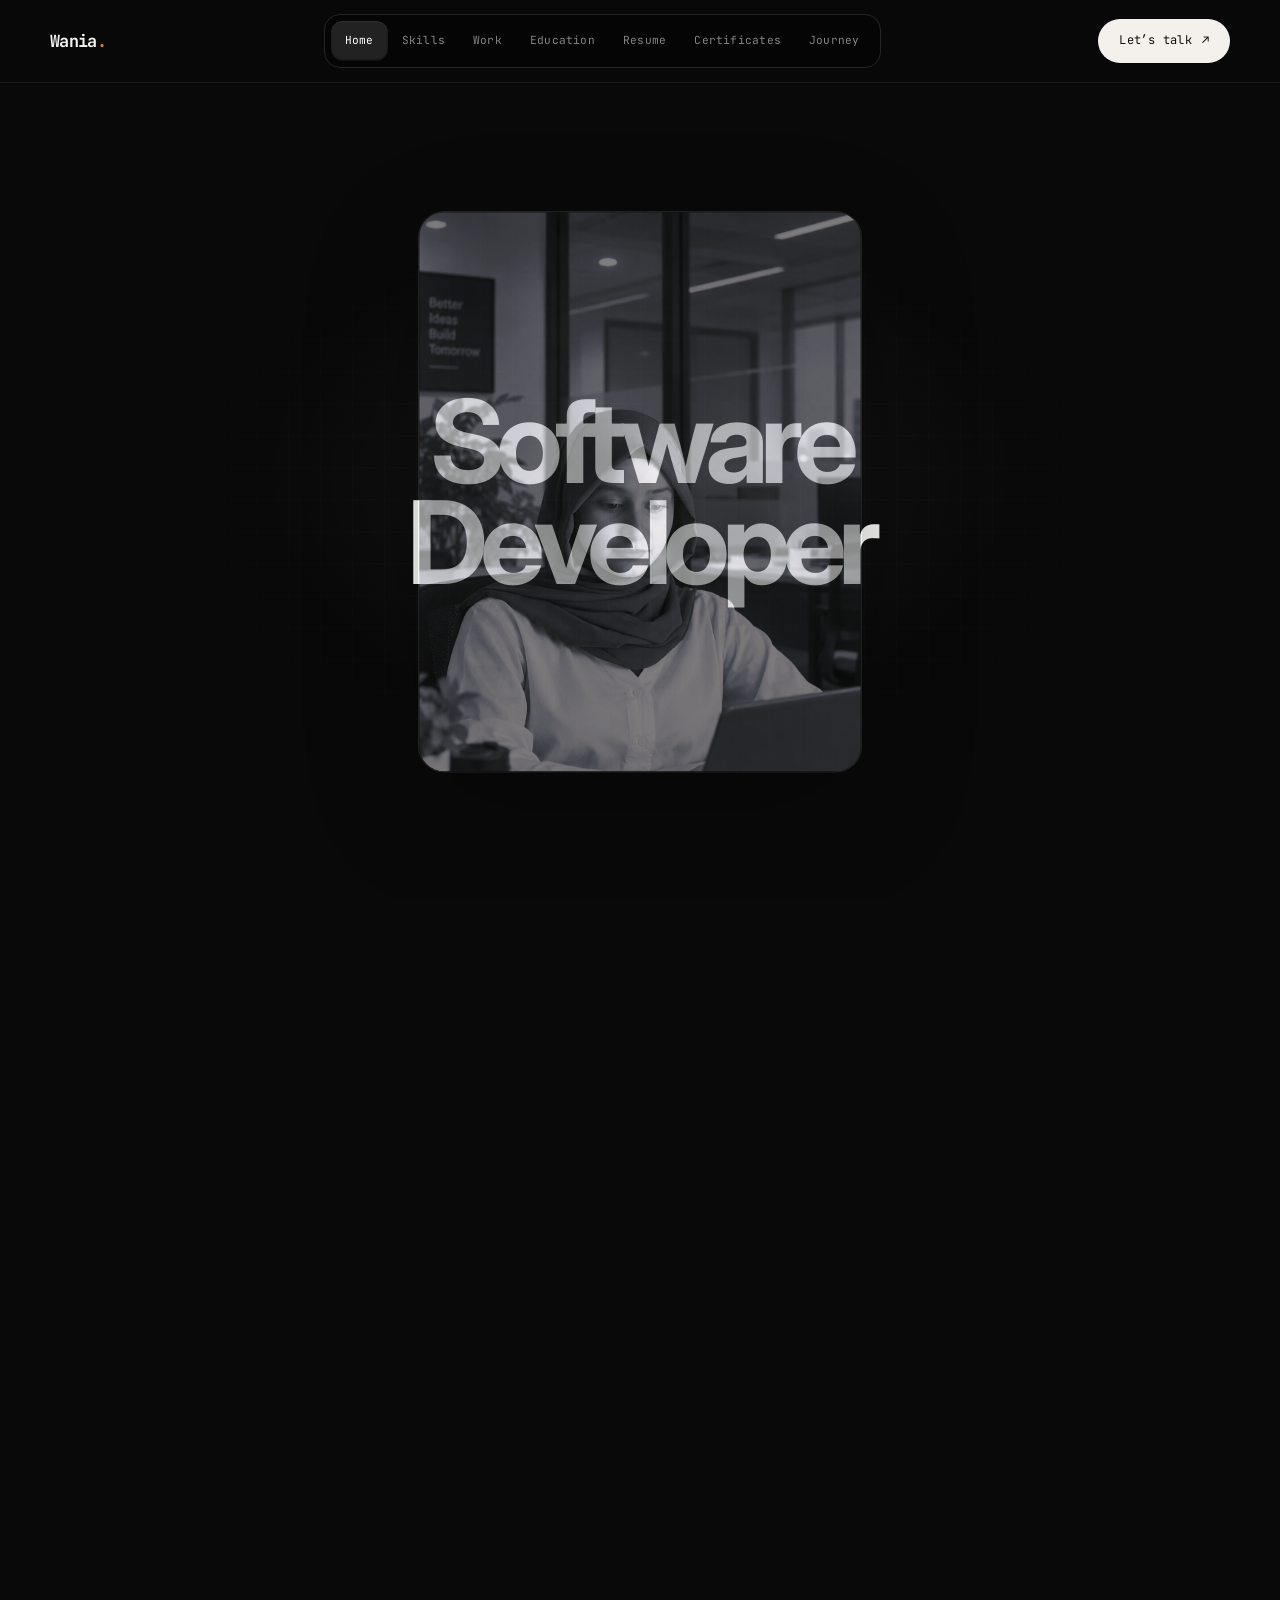
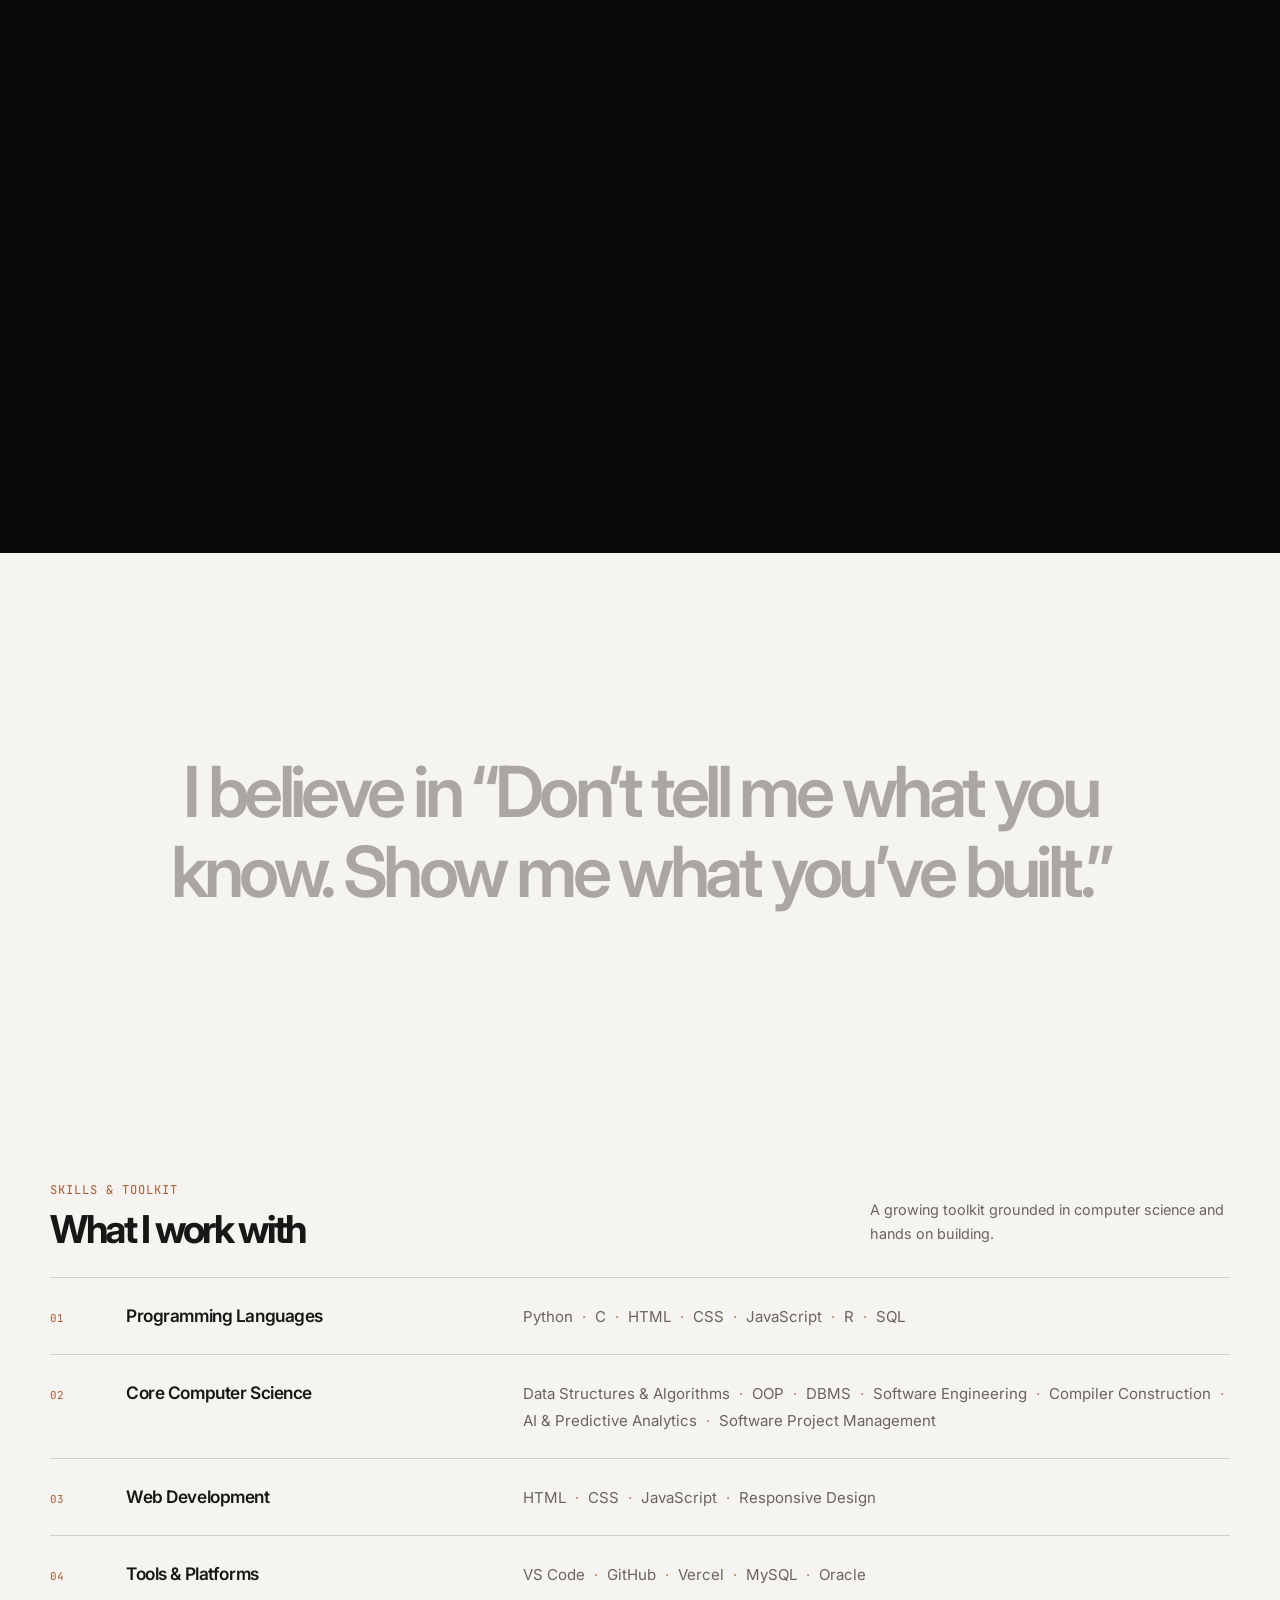
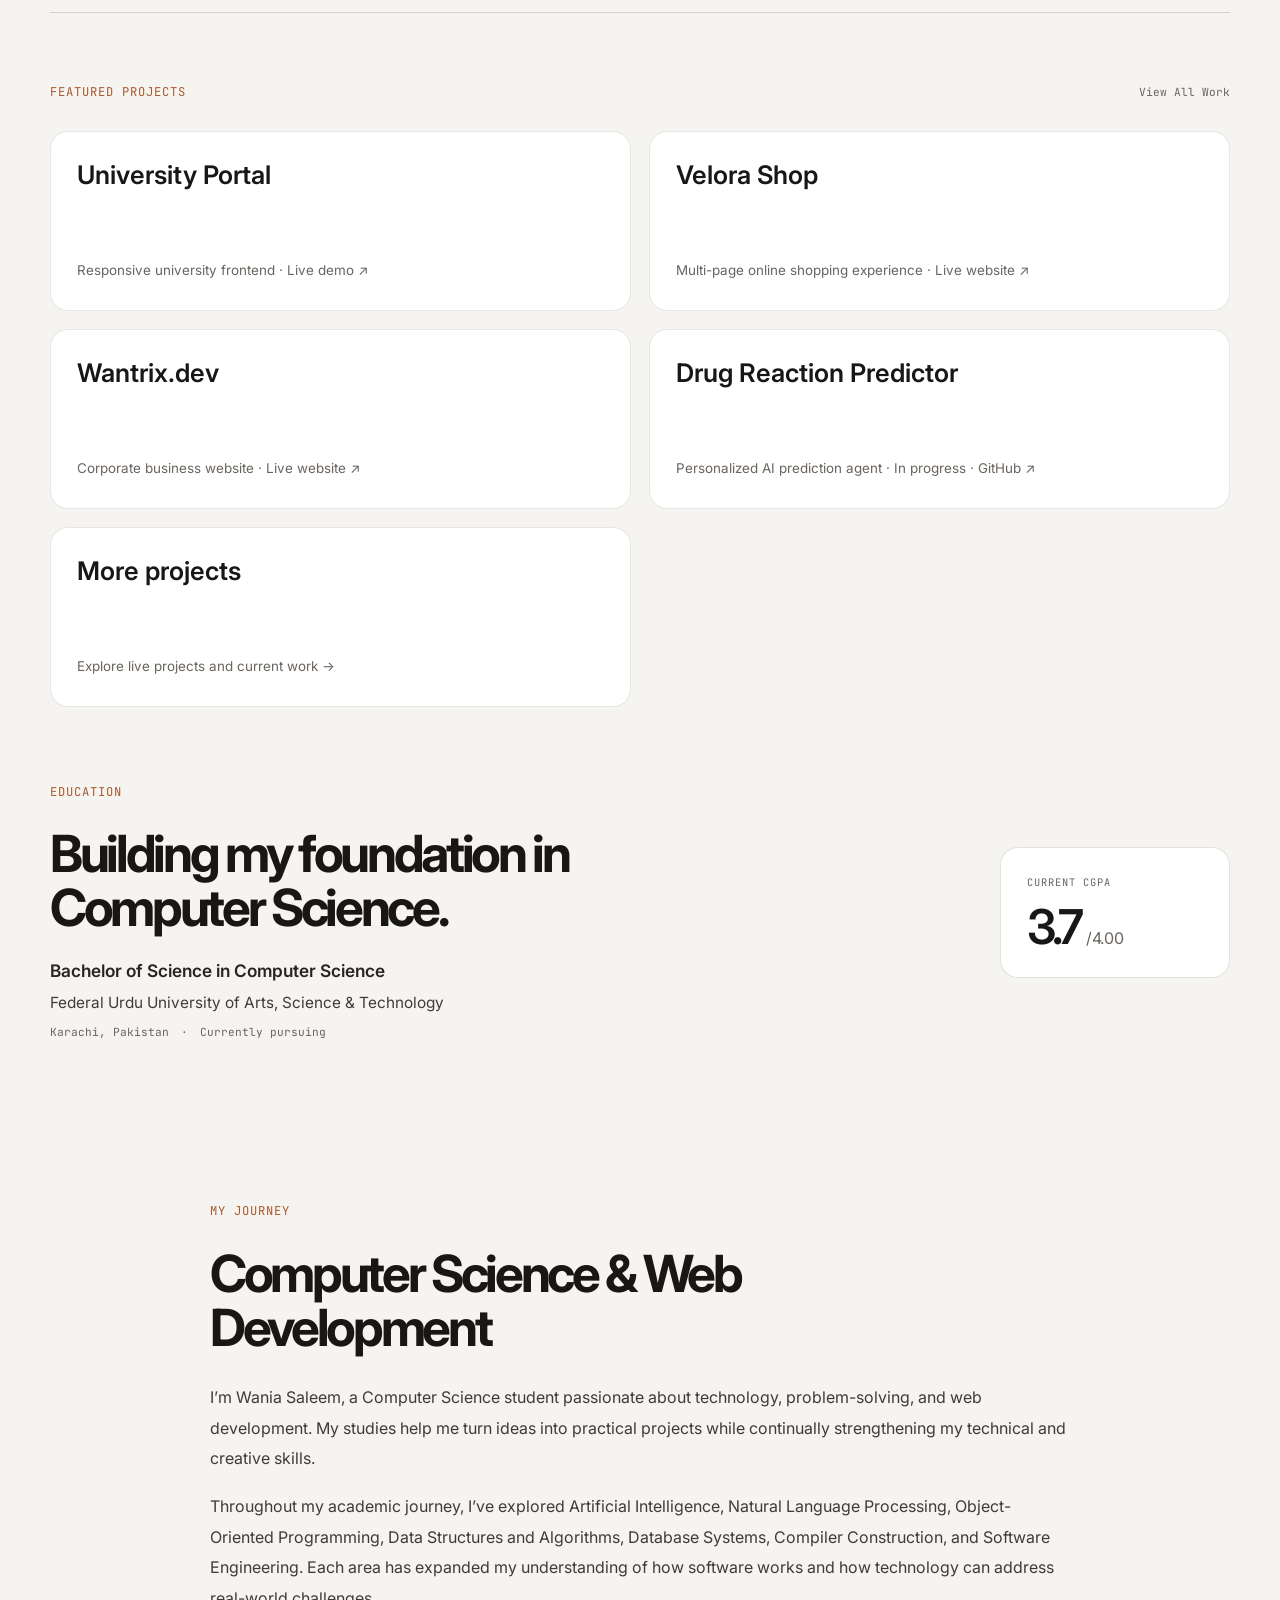
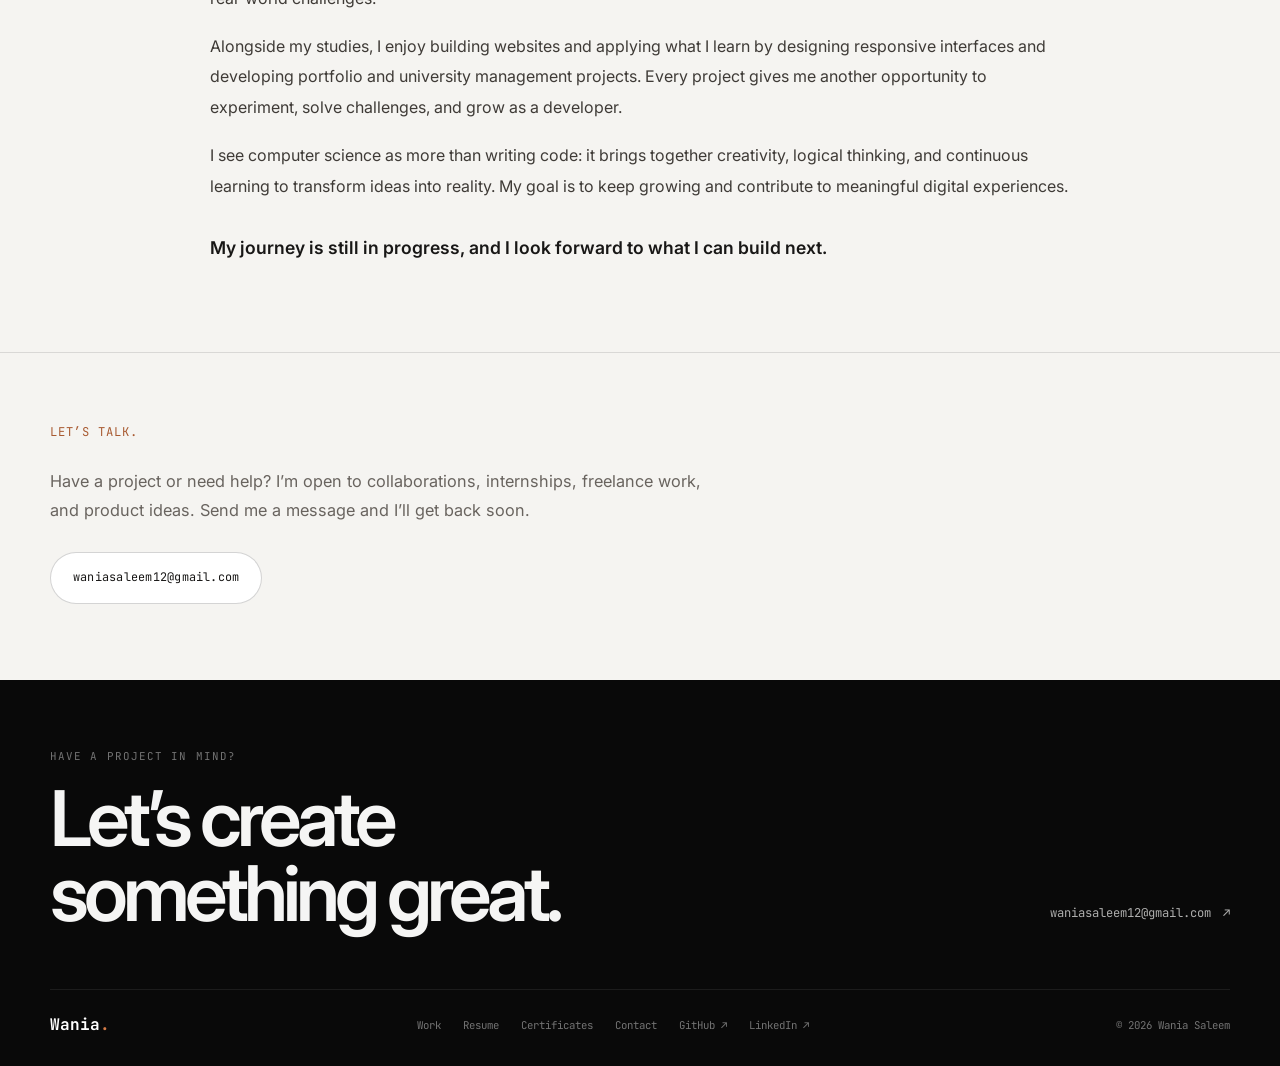
<file: index.html>
﻿<!DOCTYPE html>
<html lang="en">
<head>
    <meta charset="UTF-8">
    <meta name="viewport" content="width=device-width, initial-scale=1.0">
    <title>Wania Saleem | Developer Portfolio</title>
    <meta name="description" content="Wania Saleem is a software engineer and developer building modern, clean, and scalable web experiences.">
    <link rel="preconnect" href="https://fonts.googleapis.com">
    <link rel="preconnect" href="https://fonts.gstatic.com" crossorigin>
    <link href="https://fonts.googleapis.com/css2?family=Inter:wght@400;500;600;700;800&family=JetBrains+Mono:wght@400;500;600;700&display=swap" rel="stylesheet">
    <link rel="stylesheet" href="style.css">
</head>
<body>
  <div class="page-shell">
    <div id="site-header"></div>

    <main class="home-main">
      <section class="hero-scroll" id="hero-section" aria-label="Introduction">
        <div class="hero-stage">
          <h1 class="hero-title">Software<br>Developer</h1>

          <div class="hero-portrait" aria-label="Portrait of Wania Saleem">
            <div class="hero-portrait-inner">
              <div class="portrait-face portrait-front">
                <img src="assets/picture/front.png" alt="Wania Saleem" fetchpriority="high">
              </div>
              <div class="portrait-face portrait-back">
                <img src="assets/picture/back.png" alt="" aria-hidden="true" fetchpriority="high">
              </div>
            </div>
          </div>

          <div class="hero-intro-copy" aria-live="polite">
            <div class="hero-greeting">Hey!</div>
            <h3>I’m Wania, a software developer from Karachi.</h3>
            <p>currently pursuing my degree in bachelor's computer science while gaining practical experience.</p>
          </div>
        </div>
      </section>

      <section class="belief-section" aria-label="My approach">
        <p class="belief-quote">
          I believe in <span>“Don’t tell me what you know. Show me what you’ve built.”</span>
        </p>
      </section>

      <section class="services" id="services">
        <div class="skills-heading">
          <div>
            <div class="section-head">Skills &amp; Toolkit</div>
            <h2>What I work with</h2>
          </div>
          <p>A growing toolkit grounded in computer science and hands on building.</p>
        </div>

        <div class="skills-table" role="list" aria-label="Technical skills">
          <article class="skill-row" role="listitem">
            <span class="skill-index">01</span>
            <h3>Programming Languages</h3>
            <p>Python <span>·</span> C <span>·</span> HTML <span>·</span> CSS <span>·</span> JavaScript <span>·</span> R <span>·</span> SQL</p>
          </article>

          <article class="skill-row" role="listitem">
            <span class="skill-index">02</span>
            <h3>Core Computer Science</h3>
            <p>Data Structures &amp; Algorithms <span>·</span> OOP <span>·</span> DBMS <span>·</span> Software Engineering <span>·</span> Compiler Construction <span>·</span> AI &amp; Predictive Analytics <span>·</span> Software Project Management</p>
          </article>

          <article class="skill-row" role="listitem">
            <span class="skill-index">03</span>
            <h3>Web Development</h3>
            <p>HTML <span>·</span> CSS <span>·</span> JavaScript <span>·</span> Responsive Design</p>
          </article>

          <article class="skill-row" role="listitem">
            <span class="skill-index">04</span>
            <h3>Tools &amp; Platforms</h3>
            <p>VS Code <span>·</span> GitHub <span>·</span> Vercel <span>·</span> MySQL <span>·</span> Oracle</p>
          </article>
        </div>
      </section>

      <section class="work" id="work">
        <div class="work-header">
          <div class="section-head small">Featured Projects</div>
          <a href="projects.html" class="text-link">View All Work</a>
        </div>

        <div class="project-grid">
          <a class="project-item" href="https://university-wania2.vercel.app/" target="_blank" rel="noopener noreferrer">
            <span class="project-name">University Portal</span>
            <span class="project-type">Responsive university frontend · Live demo ↗</span>
          </a>

          <a class="project-item" href="https://velora-wania2.vercel.app/" target="_blank" rel="noopener noreferrer">
            <span class="project-name">Velora Shop</span>
            <span class="project-type">Multi-page online shopping experience · Live website ↗</span>
          </a>

          <a class="project-item" href="https://wnitau.github.io/corporate-business-website/" target="_blank" rel="noopener noreferrer">
            <span class="project-name">Wantrix.dev</span>
            <span class="project-type">Corporate business website · Live website ↗</span>
          </a>

          <a class="project-item" href="https://github.com/wnitau/wania_ai_lab" target="_blank" rel="noopener noreferrer">
            <span class="project-name">Drug Reaction Predictor</span>
            <span class="project-type">Personalized AI prediction agent · In progress · GitHub ↗</span>
          </a>

          <a class="project-item" href="projects.html">
            <span class="project-name">More projects</span>
            <span class="project-type">Explore live projects and current work →</span>
          </a>
        </div>
      </section>

      <section class="education" id="education">
        <div class="education-content">
          <div class="education-copy">
            <div class="section-head">Education</div>
            <h2>Building my foundation in Computer Science.</h2>
            <p class="education-degree">Bachelor of Science in Computer Science</p>
            <p class="education-university">Federal Urdu University of Arts, Science &amp; Technology</p>
            <p class="education-location">Karachi, Pakistan <span>·</span> Currently pursuing</p>
          </div>
          <div class="cgpa-card" aria-label="Current CGPA: 3.78 out of 4.00">
            <span class="cgpa-label">CURRENT CGPA</span>
            <span class="cgpa-value">3.7<span>/4.00</span></span>
          </div>
        </div>
      </section>

      <section class="journey" id="journey">
        <div class="journey-content">
          <div class="section-head">My Journey</div>
          <h2>Computer Science &amp; Web Development</h2>

          <p>
            I’m Wania Saleem, a Computer Science student passionate about technology,
            problem-solving, and web development. My studies help me turn ideas into practical
            projects while continually strengthening my technical and creative skills.
          </p>

          <p>
            Throughout my academic journey, I’ve explored Artificial Intelligence, Natural
            Language Processing, Object-Oriented Programming, Data Structures and Algorithms,
            Database Systems, Compiler Construction, and Software Engineering. Each area has
            expanded my understanding of how software works and how technology can address
            real-world challenges.
          </p>

          <p>
            Alongside my studies, I enjoy building websites and applying what I learn by
            designing responsive interfaces and developing portfolio and university management
            projects. Every project gives me another opportunity to experiment, solve challenges,
            and grow as a developer.
          </p>

          <p>
            I see computer science as more than writing code: it brings together creativity,
            logical thinking, and continuous learning to transform ideas into reality. My goal is
            to keep growing and contribute to meaningful digital experiences.
          </p>

          <p class="journey-closing">
            My journey is still in progress, and I look forward to what I can build next.
          </p>
        </div>
      </section>

      <section class="contact" id="contact">
        <div class="section-head">Let’s talk.</div>
        <p>
          Have a project or need help? I’m open to collaborations, internships, freelance work,
          and product ideas. Send me a message and I’ll get back soon.
        </p>

        <div class="contact-box">
          <a href="mailto:waniasaleem12@gmail.com">waniasaleem12@gmail.com</a>
        </div>
      </section>
    </main>

    <div id="site-footer"></div>
  </div>
  <script src="js/components.js"></script>
  <script src="js/hero-scroll.js"></script>
</body>
</html>
</file>
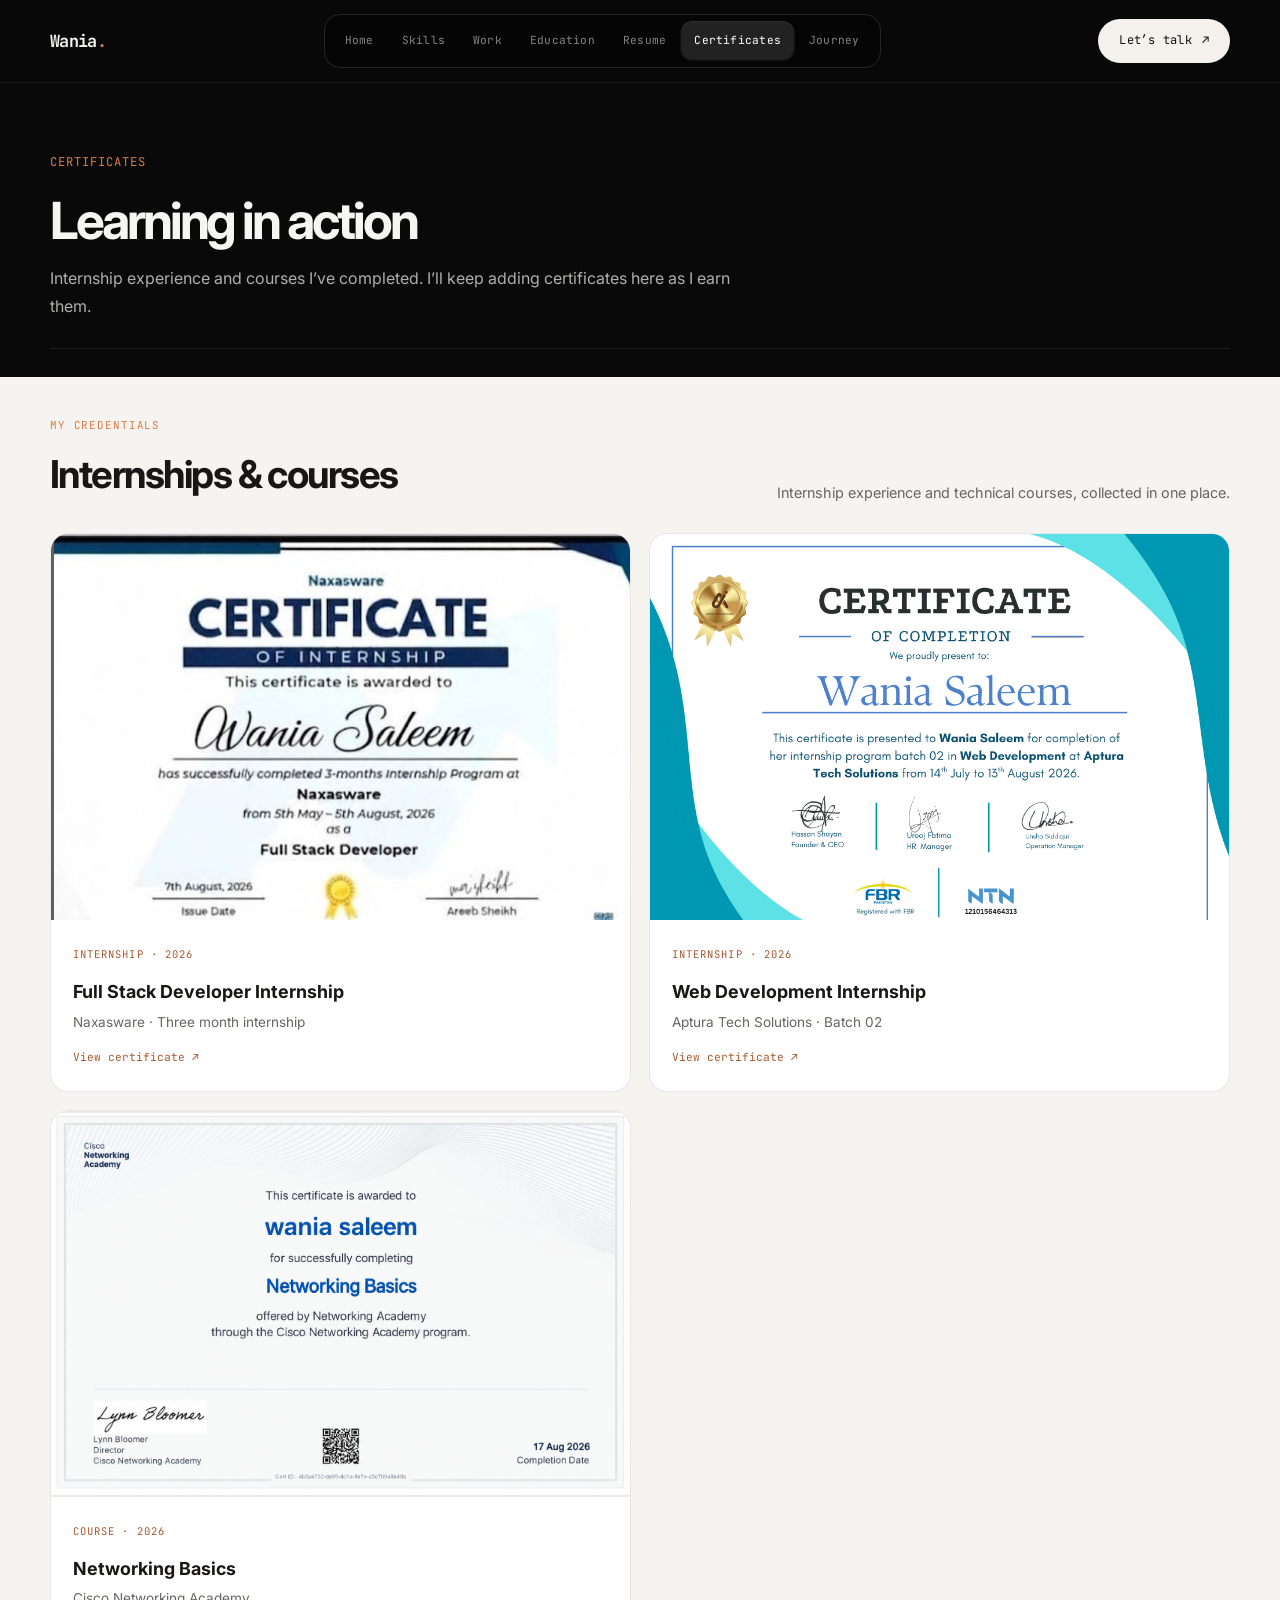
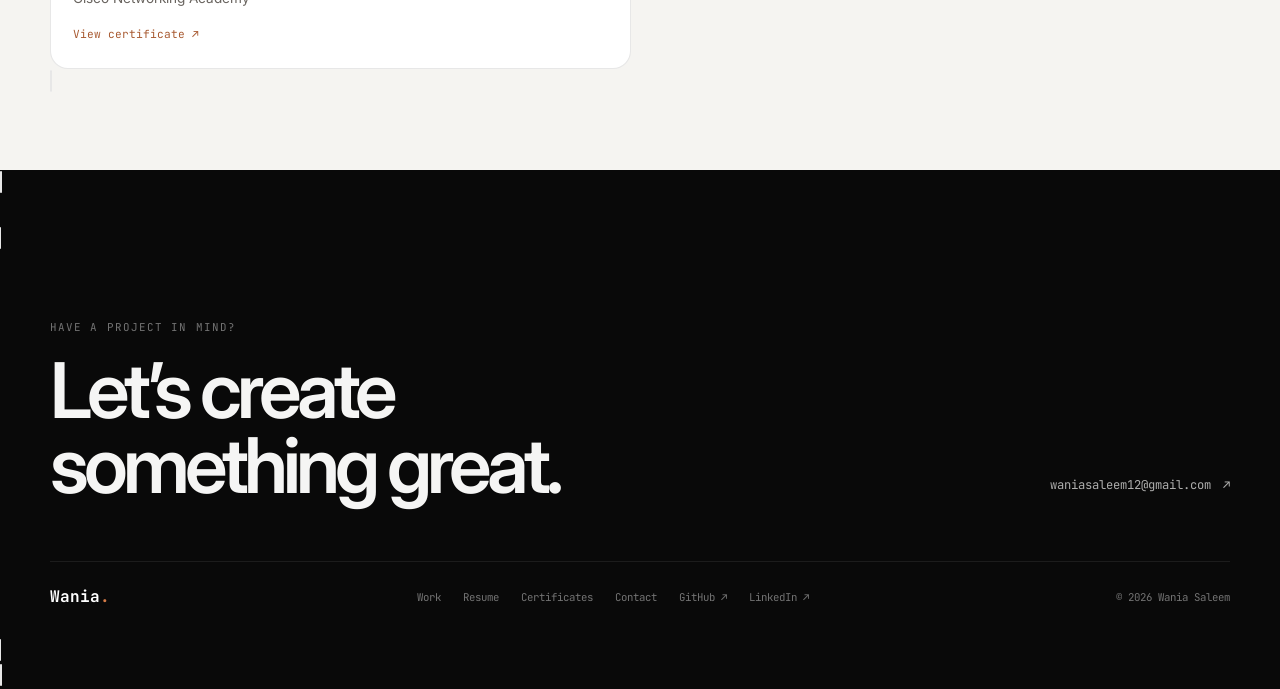
<file: certificates.html>
<!DOCTYPE html>
<html lang="en">
<head>
    <meta charset="UTF-8">
    <meta name="viewport" content="width=device-width, initial-scale=1.0">
    <title>Certificates | Wania Saleem</title>
    <meta name="description" content="Internship and course certificates earned by Wania Saleem.">
    <link rel="preconnect" href="https://fonts.googleapis.com">
    <link rel="preconnect" href="https://fonts.gstatic.com" crossorigin>
    <link href="https://fonts.googleapis.com/css2?family=Inter:wght@400;500;600;700;800&family=JetBrains+Mono:wght@400;500;600;700&display=swap" rel="stylesheet">
    <link rel="stylesheet" href="style.css">
</head>
<body>
  <div class="page-shell">
    <div id="site-header"></div>

    <main class="page-main">
      <section class="page-intro">
        <div class="section-head">Certificates</div>
        <h1>Learning in action</h1>
        <p>Internship experience and courses I’ve completed. I’ll keep adding certificates here as I earn them.</p>
      </section>

      <section class="certificate-content" aria-labelledby="certificate-list-title">
        <div class="certificate-heading">
          <div>
            <div class="mini-label">My credentials</div>
            <h2 id="certificate-list-title">Internships &amp; courses</h2>
          </div>
          <p>Internship experience and technical courses, collected in one place.</p>
        </div>

        <div class="certificate-grid">
          <a class="certificate-card" href="assets/certificates/fullstack_internship.jpg" target="_blank" rel="noopener">
            <div class="certificate-image">
              <img src="assets/certificates/fullstack_internship.jpg" alt="Naxasware Full Stack Developer internship certificate">
            </div>
            <div class="certificate-card-copy">
              <span class="certificate-kind">INTERNSHIP · 2026</span>
              <h3>Full Stack Developer Internship</h3>
              <p>Naxasware · Three month internship</p>
              <span class="certificate-open">View certificate ↗</span>
            </div>
          </article>

          <a class="certificate-card" href="assets/certificates/webdev_internship.png" target="_blank" rel="noopener">
            <div class="certificate-image">
              <img src="assets/certificates/webdev_internship.png" alt="Aptura Tech Solutions Web Development internship certificate">
            </div>
            <div class="certificate-card-copy">
              <span class="certificate-kind">INTERNSHIP · 2026</span>
              <h3>Web Development Internship</h3>
              <p>Aptura Tech Solutions · Batch 02</p>
              <span class="certificate-open">View certificate ↗</span>
            </div>
          </article>

          <a class="certificate-card" href="assets/certificates/networking_basics.png" target="_blank" rel="noopener">
            <div class="certificate-image">
              <img src="assets/certificates/networking_basics.png" alt="Cisco Networking Academy Networking Basics certificate">
            </div>
            <div class="certificate-card-copy">
              <span class="certificate-kind">COURSE · 2026</span>
              <h3>Networking Basics</h3>
              <p>Cisco Networking Academy</p>
              <span class="certificate-open">View certificate ↗</span>
            </div>
          </article>
        </div>
      </section>
    </main>

    <div id="site-footer"></div>
  </div>
  <script src="js/components.js"></script>
</body>
</html>
</file>
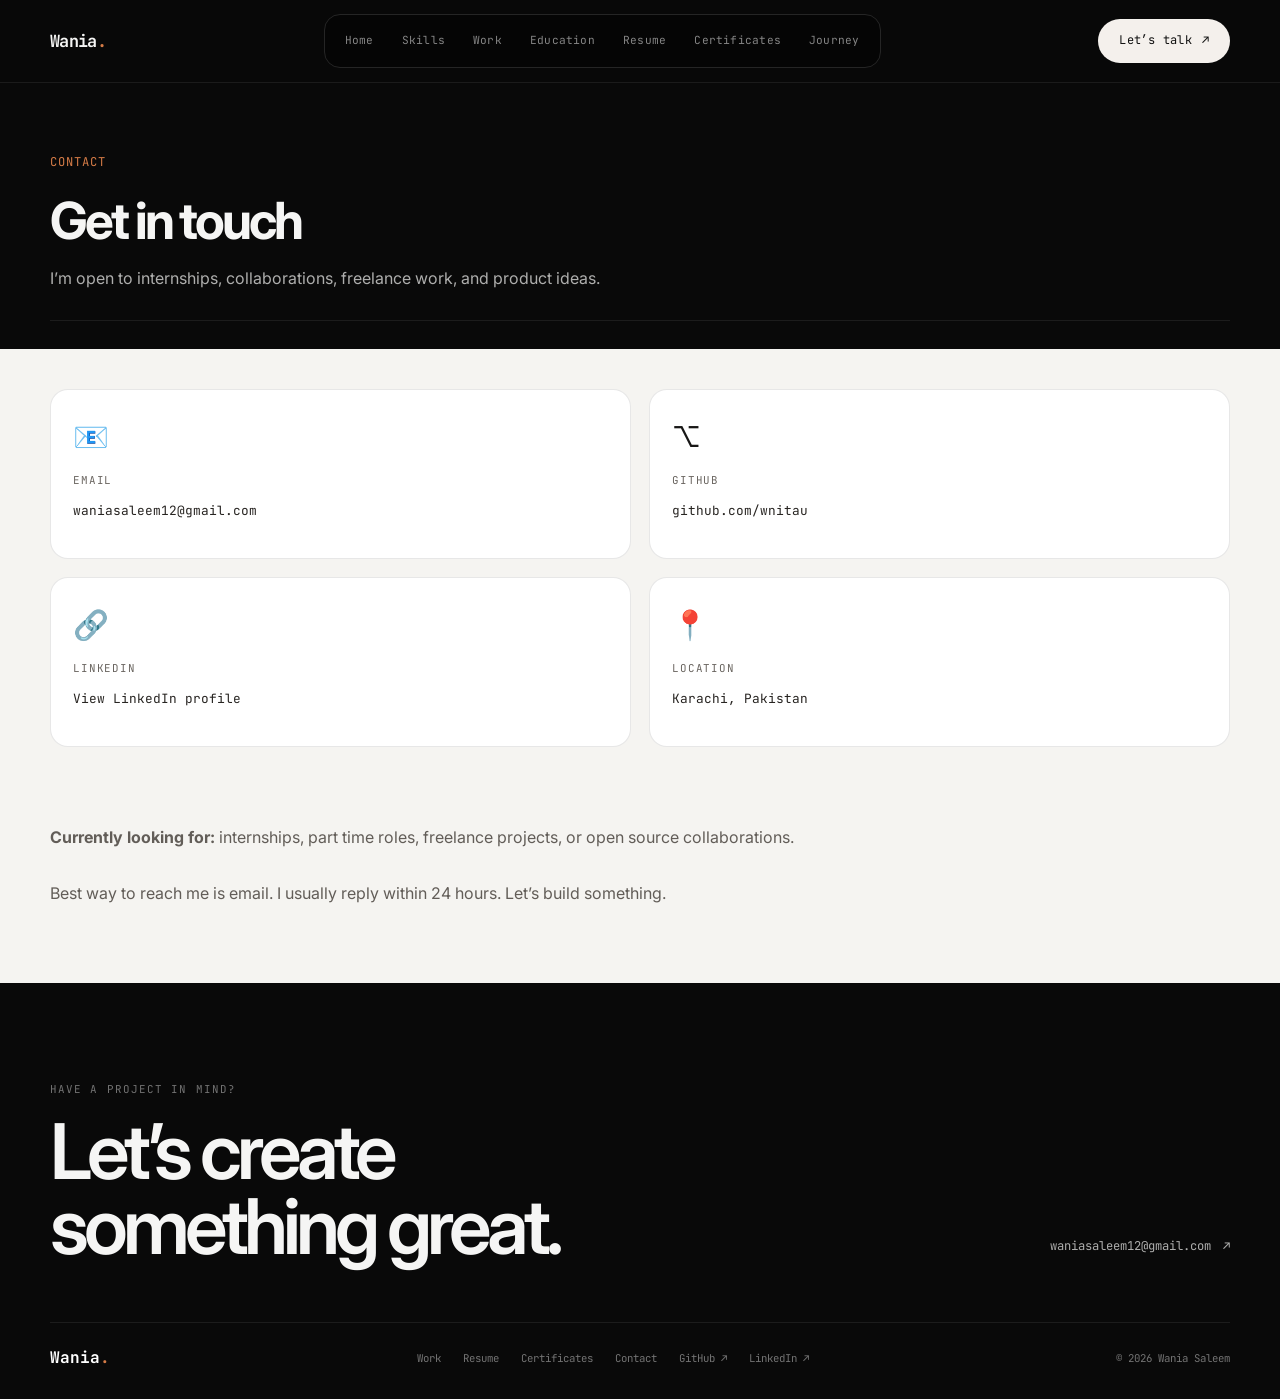
<file: contact.html>
﻿<!DOCTYPE html>
<html lang="en">
<head>
    <meta charset="UTF-8">
    <meta name="viewport" content="width=device-width, initial-scale=1.0">
    <title>Contact | Wania Saleem</title>
    <meta name="description" content="Contact Wania Saleem, a software engineer, developer, and student based in Karachi.">
    <link rel="preconnect" href="https://fonts.googleapis.com">
    <link rel="preconnect" href="https://fonts.gstatic.com" crossorigin>
    <link href="https://fonts.googleapis.com/css2?family=Inter:wght@400;500;600;700;800&family=JetBrains+Mono:wght@400;500;600;700&display=swap" rel="stylesheet">
    <link rel="stylesheet" href="style.css">
</head>
<body>
  <div class="page-shell">
    <div id="site-header"></div>

    <main class="page-main">
      <section class="page-intro">
        <div class="section-head">Contact</div>
        <h1>Get in touch</h1>
        <p>I’m open to internships, collaborations, freelance work, and product ideas.</p>
      </section>

      <section class="contact-grid">
        <a class="contact-card" href="mailto:waniasaleem12@gmail.com">
          <span class="contact-icon">📧</span>
          <span class="contact-label">Email</span>
          <span class="contact-value">waniasaleem12@gmail.com</span>
        </a>

        <a class="contact-card" href="https://github.com/wnitau" target="_blank" rel="noopener">
          <span class="contact-icon">⌥</span>
          <span class="contact-label">GitHub</span>
          <span class="contact-value">github.com/wnitau</span>
        </a>

        <a class="contact-card" href="https://linkedin.com/in/wania-009958309" target="_blank" rel="noopener">
          <span class="contact-icon">🔗</span>
          <span class="contact-label">LinkedIn</span>
          <span class="contact-value">View LinkedIn profile</span>
        </a>

        <div class="contact-card contact-static">
          <span class="contact-icon">📍</span>
          <span class="contact-label">Location</span>
          <span class="contact-value">Karachi, Pakistan</span>
        </div>
      </section>

      <section class="contact-note">
        <strong>Currently looking for:</strong> internships, part time roles, freelance projects, or open source collaborations.<br><br>
        Best way to reach me is email. I usually reply within 24 hours. Let’s build something.
      </section>
    </main>

    <div id="site-footer"></div>
  </div>
  <script src="js/components.js"></script>
</body>
</html>
</file>
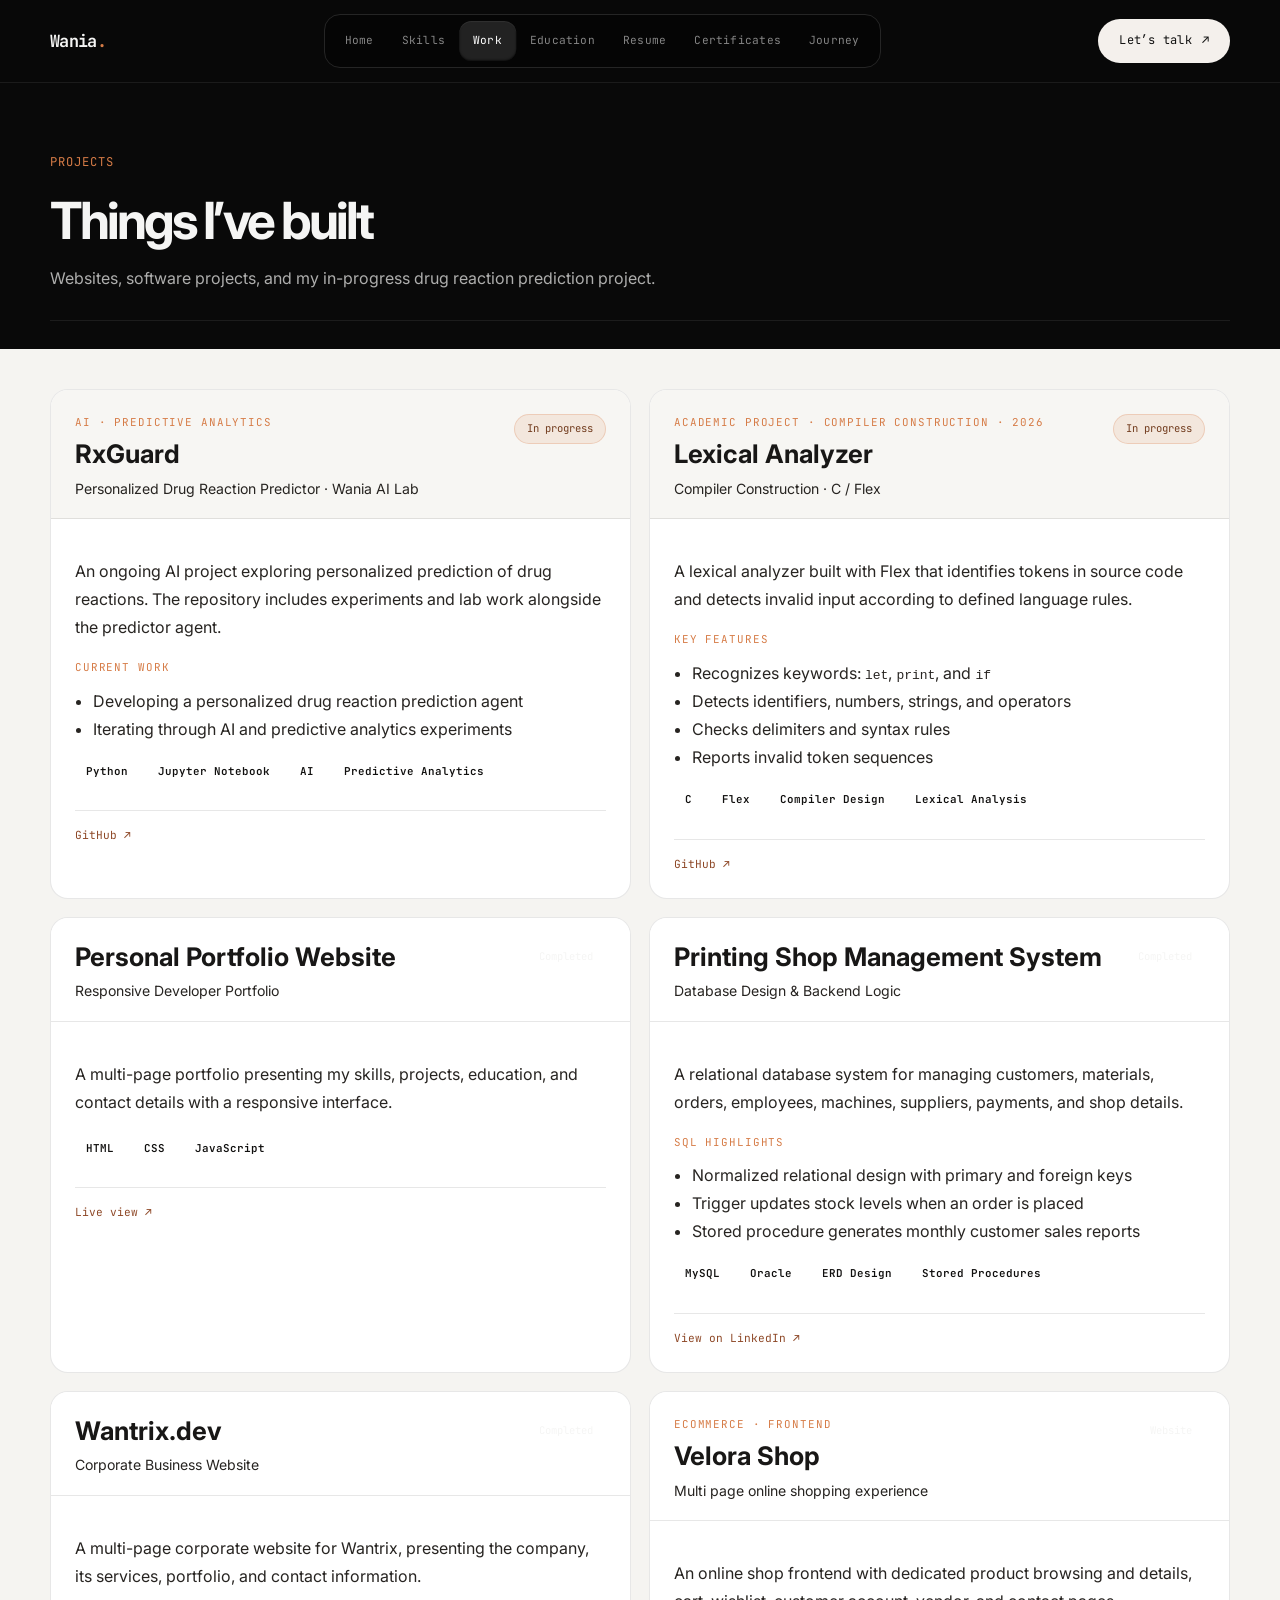
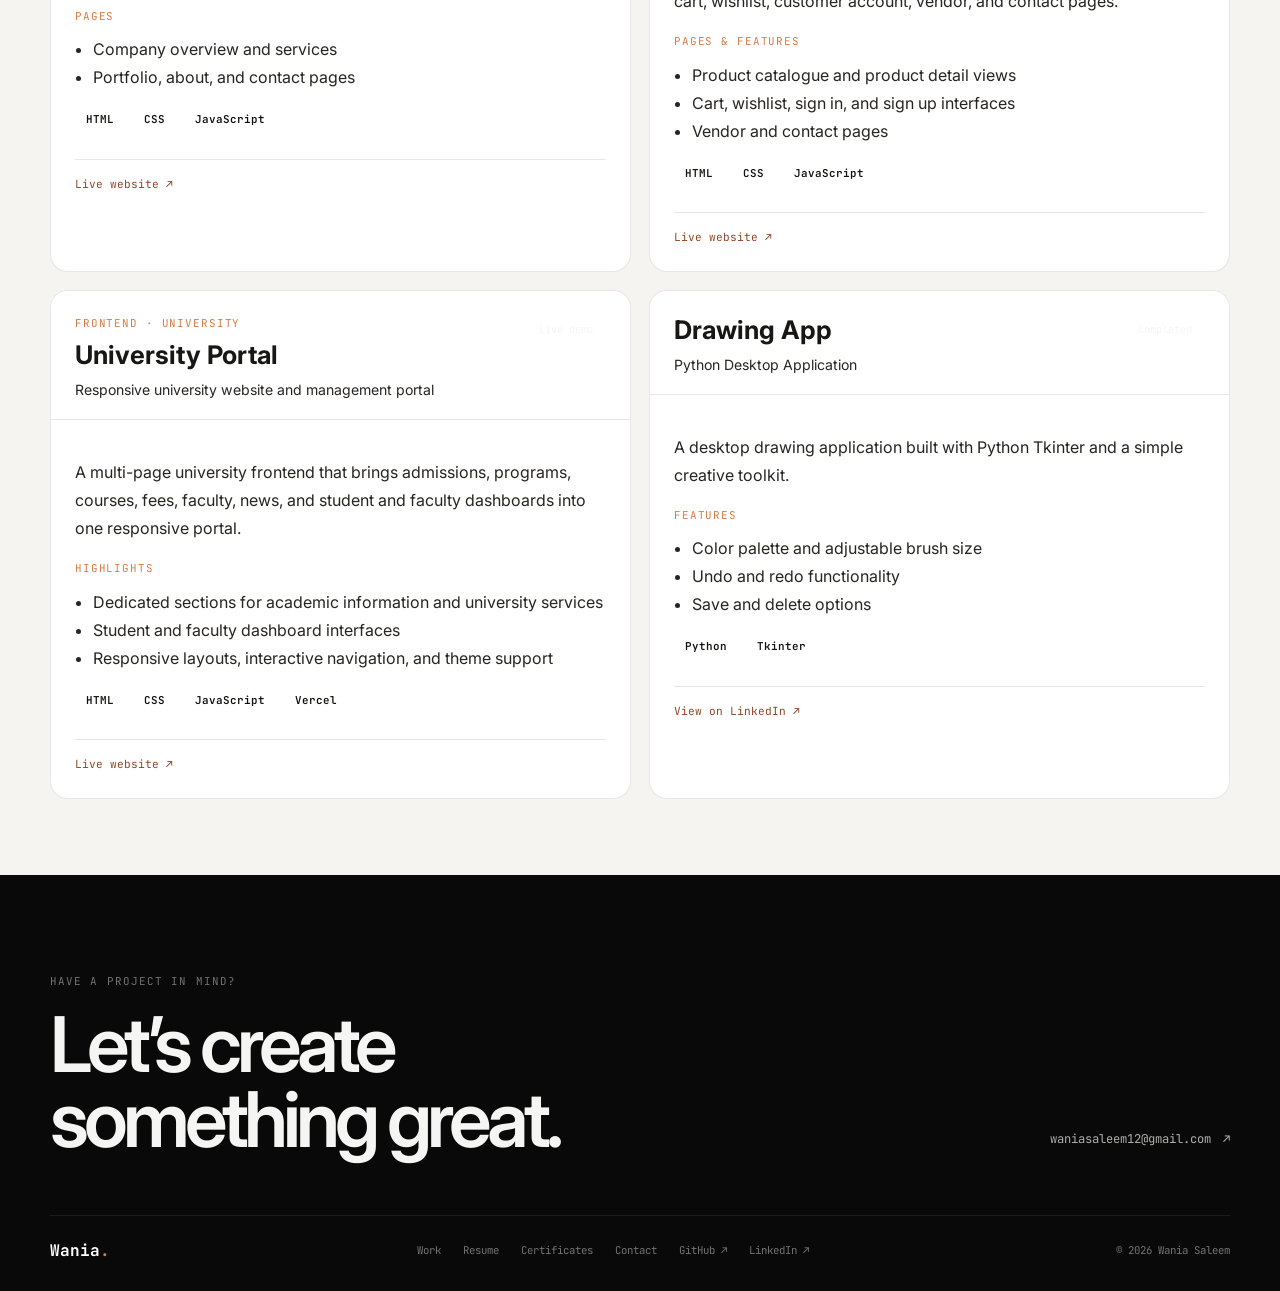
<file: projects.html>
﻿<!DOCTYPE html>
<html lang="en">
<head>
    <meta charset="UTF-8">
    <meta name="viewport" content="width=device-width, initial-scale=1.0">
    <title>Projects | Wania Saleem</title>
    <meta name="description" content="Live projects by Wania Saleem, including web applications and the in-progress Drug Reaction Predictor.">
    <link rel="preconnect" href="https://fonts.googleapis.com">
    <link rel="preconnect" href="https://fonts.gstatic.com" crossorigin>
    <link href="https://fonts.googleapis.com/css2?family=Inter:wght@400;500;600;700;800&family=JetBrains+Mono:wght@400;500;600;700&display=swap" rel="stylesheet">
    <link rel="stylesheet" href="style.css">
</head>
<body>
  <div class="page-shell">
    <div id="site-header"></div>

    <main class="page-main">
      <section class="page-intro">
        <div class="section-head">Projects</div>
        <h1>Things I’ve built</h1>
        <p>Websites, software projects, and my in-progress drug reaction prediction project.</p>
      </section>

      <section class="project-page-grid">
        <article class="project-card project-featured">
          <div class="project-card-head">
            <div>
              <div class="project-kicker">AI · Predictive analytics</div>
              <h2>RxGuard</h2>
              <p>Personalized Drug Reaction Predictor · Wania AI Lab</p>
            </div>
            <span class="project-badge badge-wip">In progress</span>
          </div>
          <div class="project-card-body">
            <p>
              An ongoing AI project exploring personalized prediction of drug reactions.
              The repository includes experiments and lab work alongside the predictor agent.
            </p>
            <div class="mini-label">Current work</div>
            <ul>
              <li>Developing a personalized drug reaction prediction agent</li>
              <li>Iterating through AI and predictive analytics experiments</li>
            </ul>
            <div class="tag-list">
              <span>Python</span>
              <span>Jupyter Notebook</span>
              <span>AI</span>
              <span>Predictive Analytics</span>
            </div>
            <div class="project-links">
              <a href="https://github.com/wnitau/wania_ai_lab" target="_blank" rel="noopener noreferrer">GitHub ↗</a>
            </div>
          </div>
        </article>

        <article class="project-card project-featured">
          <div class="project-card-head">
            <div>
              <div class="project-kicker">Academic Project · Compiler Construction · 2026</div>
              <h2>Lexical Analyzer</h2>
              <p>Compiler Construction · C / Flex</p>
            </div>
            <span class="project-badge badge-wip">In progress</span>
          </div>
          <div class="project-card-body">
            <p>
              A lexical analyzer built with Flex that identifies tokens in source code and detects
              invalid input according to defined language rules.
            </p>
            <div class="mini-label">Key features</div>
            <ul>
              <li>Recognizes keywords: <code>let</code>, <code>print</code>, and <code>if</code></li>
              <li>Detects identifiers, numbers, strings, and operators</li>
              <li>Checks delimiters and syntax rules</li>
              <li>Reports invalid token sequences</li>
            </ul>
            <div class="tag-list">
              <span>C</span>
              <span>Flex</span>
              <span>Compiler Design</span>
              <span>Lexical Analysis</span>
            </div>
            <div class="project-links">
              <a href="https://github.com/wnitau/compiler-construction-" target="_blank" rel="noopener noreferrer">GitHub ↗</a>
            </div>
          </div>
        </article>

        <article class="project-card">
          <div class="project-card-head">
            <div>
              <h2>Personal Portfolio Website</h2>
              <p>Responsive Developer Portfolio</p>
            </div>
            <span class="project-badge badge-done">Completed</span>
          </div>
          <div class="project-card-body">
            <p>
              A multi-page portfolio presenting my skills, projects, education, and contact details
              with a responsive interface.
            </p>
            <div class="tag-list">
              <span>HTML</span>
              <span>CSS</span>
              <span>JavaScript</span>
            </div>
            <div class="project-links">
              <a href="https://waniasaleem.vercel.app/" target="_blank" rel="noopener noreferrer">Live view ↗</a>
            </div>
          </div>
        </article>

        <article class="project-card">
          <div class="project-card-head">
            <div>
              <h2>Printing Shop Management System</h2>
              <p>Database Design &amp; Backend Logic</p>
            </div>
            <span class="project-badge badge-done">Completed</span>
          </div>
          <div class="project-card-body">
            <p>
              A relational database system for managing customers, materials, orders, employees,
              machines, suppliers, payments, and shop details.
            </p>
            <div class="mini-label">SQL highlights</div>
            <ul>
              <li>Normalized relational design with primary and foreign keys</li>
              <li>Trigger updates stock levels when an order is placed</li>
              <li>Stored procedure generates monthly customer sales reports</li>
            </ul>
            <div class="tag-list">
              <span>MySQL</span>
              <span>Oracle</span>
              <span>ERD Design</span>
              <span>Stored Procedures</span>
            </div>
            <div class="project-links">
              <a href="https://linkedin.com/in/wania-009958309" target="_blank" rel="noopener noreferrer">View on LinkedIn ↗</a>
            </div>
          </div>
        </article>

        <article class="project-card">
          <div class="project-card-head">
            <div>
              <h2>Wantrix.dev</h2>
              <p>Corporate Business Website</p>
            </div>
            <span class="project-badge badge-done">Completed</span>
          </div>
          <div class="project-card-body">
            <p>
              A multi-page corporate website for Wantrix, presenting the company, its services, portfolio, and contact information.
            </p>
            <div class="mini-label">Pages</div>
            <ul>
              <li>Company overview and services</li>
              <li>Portfolio, about, and contact pages</li>
            </ul>
            <div class="tag-list">
              <span>HTML</span>
              <span>CSS</span>
              <span>JavaScript</span>
            </div>
            <div class="project-links">
              <a href="https://wnitau.github.io/corporate-business-website/" target="_blank" rel="noopener noreferrer">Live website ↗</a>
            </div>
          </div>
        </article>

        <article class="project-card">
          <div class="project-card-head">
            <div>
              <div class="project-kicker">Ecommerce · Frontend</div>
              <h2>Velora Shop</h2>
              <p>Multi page online shopping experience</p>
            </div>
            <span class="project-badge badge-done">Website</span>
          </div>
          <div class="project-card-body">
            <p>
              An online shop frontend with dedicated product browsing and details, cart, wishlist,
              customer account, vendor, and contact pages.
            </p>
            <div class="mini-label">Pages &amp; features</div>
            <ul>
              <li>Product catalogue and product detail views</li>
              <li>Cart, wishlist, sign in, and sign up interfaces</li>
              <li>Vendor and contact pages</li>
            </ul>
            <div class="tag-list">
              <span>HTML</span>
              <span>CSS</span>
              <span>JavaScript</span>
            </div>
            <div class="project-links">
              <a href="https://velora-wania2.vercel.app/" target="_blank" rel="noopener noreferrer">Live website ↗</a>
            </div>
          </div>
        </article>

        <article class="project-card">
          <div class="project-card-head">
            <div>
              <div class="project-kicker">Frontend · University</div>
              <h2>University Portal</h2>
              <p>Responsive university website and management portal</p>
            </div>
            <span class="project-badge badge-done">Live demo</span>
          </div>
          <div class="project-card-body">
            <p>
              A multi-page university frontend that brings admissions, programs, courses, fees,
              faculty, news, and student and faculty dashboards into one responsive portal.
            </p>
            <div class="mini-label">Highlights</div>
            <ul>
              <li>Dedicated sections for academic information and university services</li>
              <li>Student and faculty dashboard interfaces</li>
              <li>Responsive layouts, interactive navigation, and theme support</li>
            </ul>
            <div class="tag-list">
              <span>HTML</span>
              <span>CSS</span>
              <span>JavaScript</span>
              <span>Vercel</span>
            </div>
            <div class="project-links">
              <a href="https://university-wania2.vercel.app/" target="_blank" rel="noopener noreferrer">Live website ↗</a>
            </div>
          </div>
        </article>

        <article class="project-card">
          <div class="project-card-head">
            <div>
              <h2>Drawing App</h2>
              <p>Python Desktop Application</p>
            </div>
            <span class="project-badge badge-done">Completed</span>
          </div>
          <div class="project-card-body">
            <p>A desktop drawing application built with Python Tkinter and a simple creative toolkit.</p>
            <div class="mini-label">Features</div>
            <ul>
              <li>Color palette and adjustable brush size</li>
              <li>Undo and redo functionality</li>
              <li>Save and delete options</li>
            </ul>
            <div class="tag-list">
              <span>Python</span>
              <span>Tkinter</span>
            </div>
            <div class="project-links">
              <a href="https://linkedin.com/in/wania-009958309" target="_blank" rel="noopener noreferrer">View on LinkedIn ↗</a>
            </div>
          </div>
        </article>

      </section>
    </main>

    <div id="site-footer"></div>
  </div>
  <script src="js/components.js"></script>
</body>
</html>
</file>
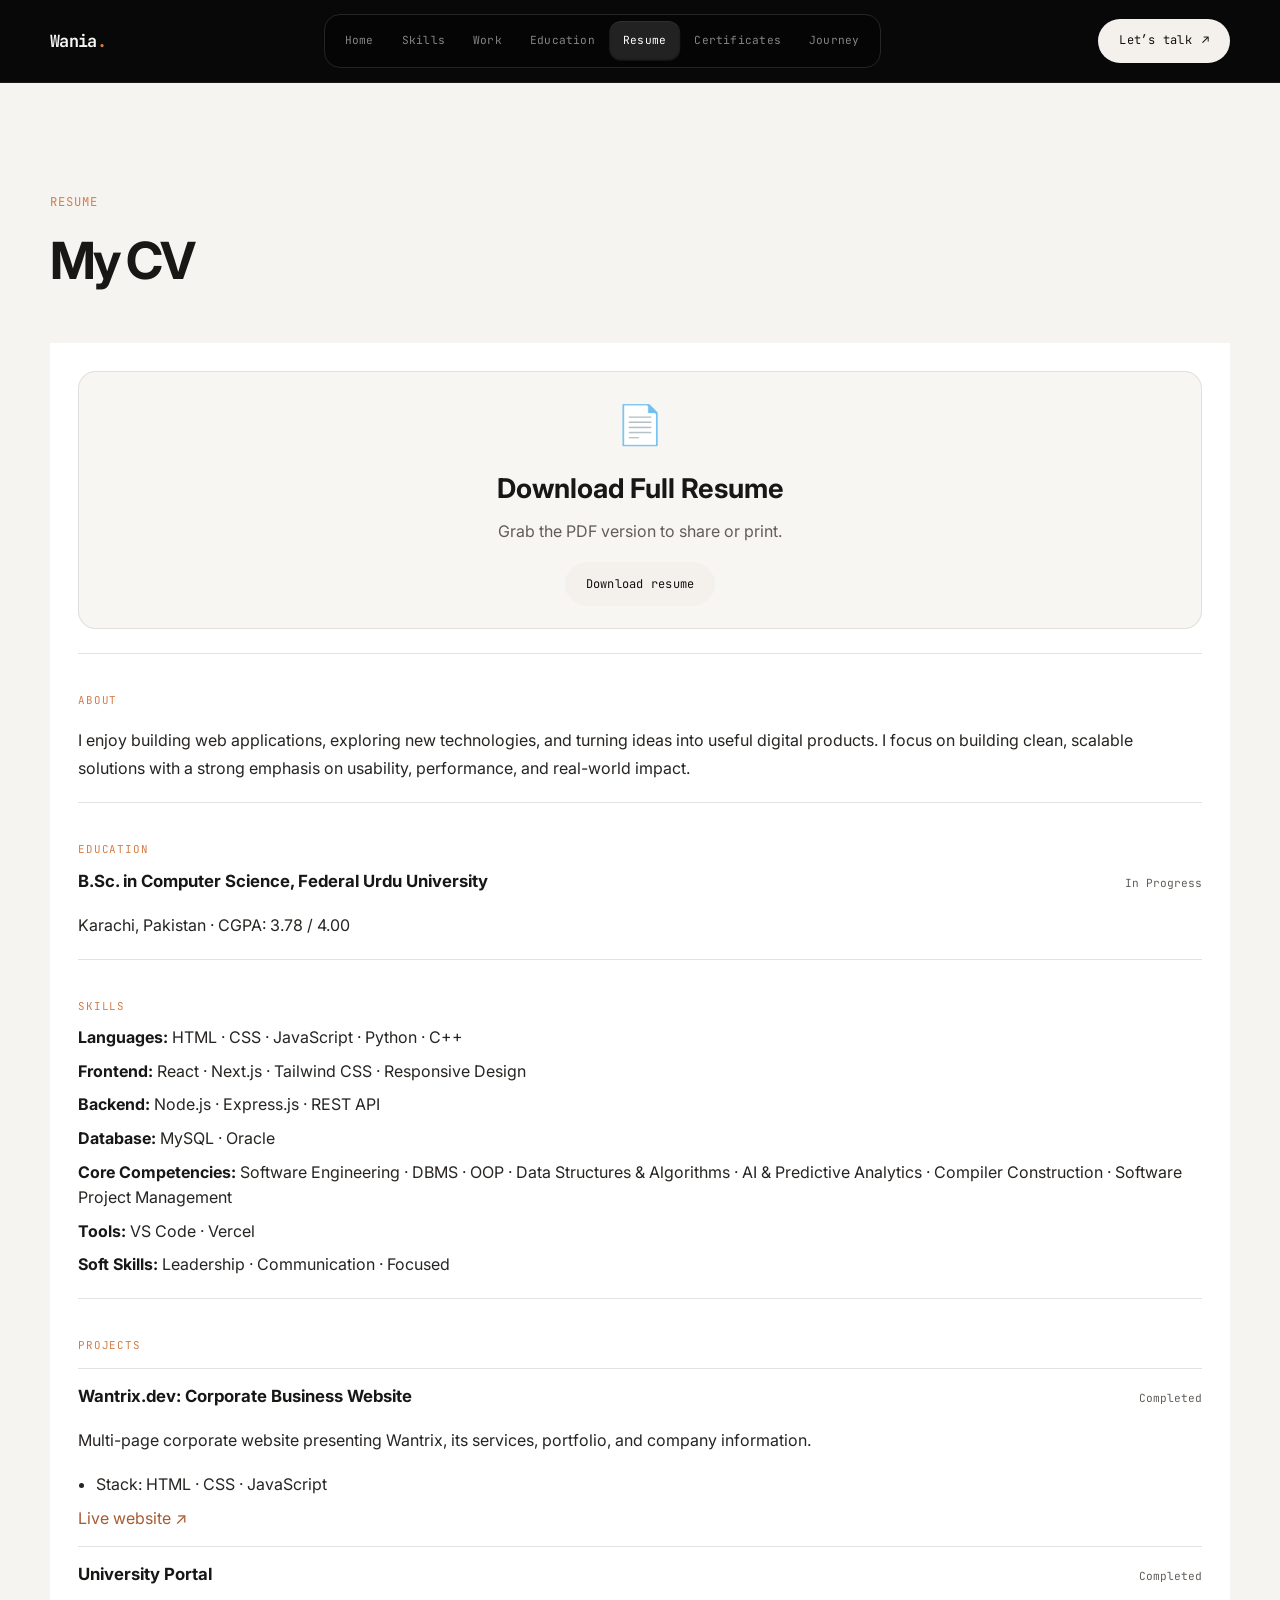
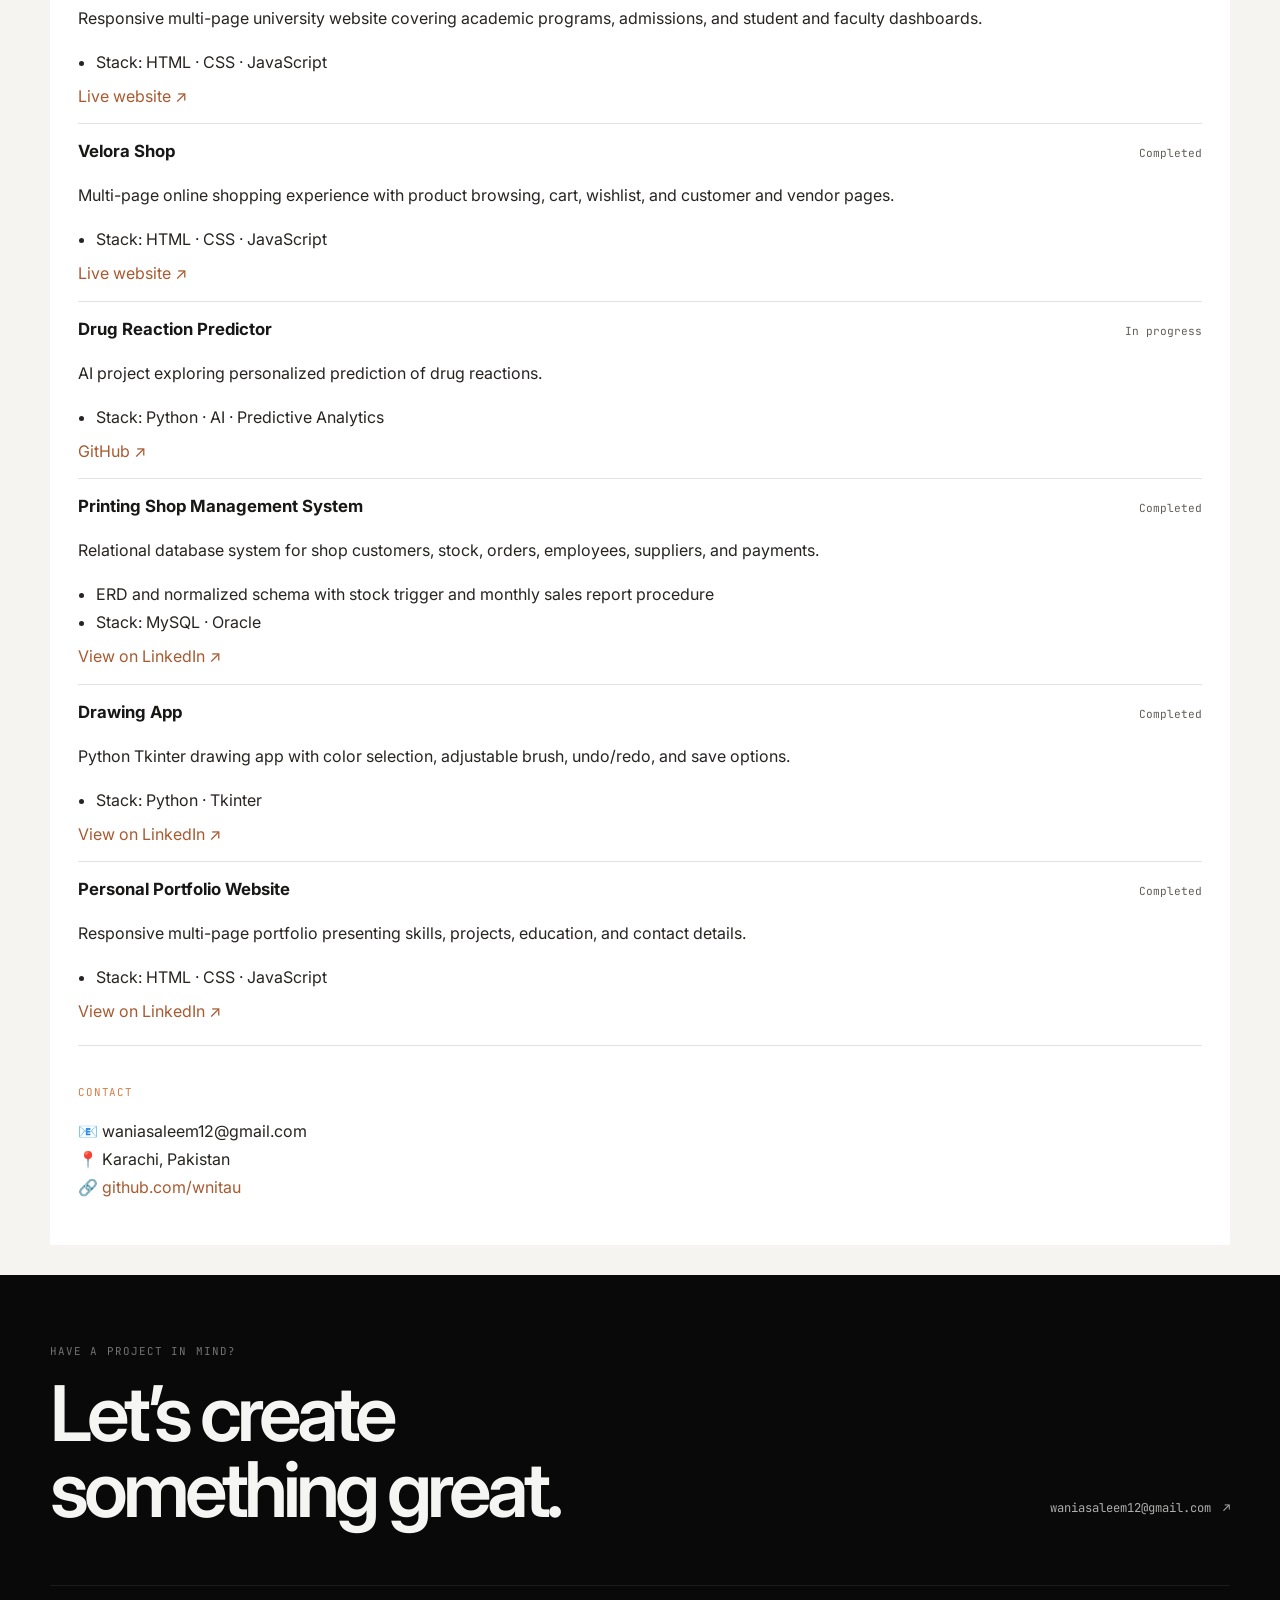
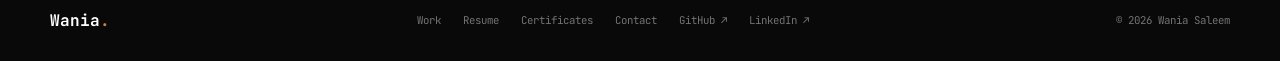
<file: resume.html>
﻿<!DOCTYPE html>
<html lang="en">
<head>
    <meta charset="UTF-8">
    <meta name="viewport" content="width=device-width, initial-scale=1.0">
    <title>Resume | Wania Saleem</title>
    <meta name="description" content="Resume of Wania Saleem, a software engineer, frontend developer, and computer science student.">
    <link rel="preconnect" href="https://fonts.googleapis.com">
    <link rel="preconnect" href="https://fonts.gstatic.com" crossorigin>
    <link href="https://fonts.googleapis.com/css2?family=Inter:wght@400;500;600;700;800&family=JetBrains+Mono:wght@400;500;600;700&display=swap" rel="stylesheet">
    <link rel="stylesheet" href="style.css">
</head>
<body>
  <div class="page-shell">
    <div id="site-header"></div>

    <main class="page-main resume-page">
      <section class="page-intro">
        <div class="section-head">Resume</div>
        <h1>My CV</h1>
      </section>

      <section class="resume-box">
        <div class="resume-download">
          <span class="resume-icon">📄</span>
          <h2>Download Full Resume</h2>
          <p>Grab the PDF version to share or print.</p>
          <a href="RESUME.pdf" download="RESUME.pdf" class="primary-button">Download resume</a>
        </div>

        <div class="resume-section">
          <div class="mini-label">About</div>
          <p>
            I enjoy building web applications, exploring new technologies, and turning ideas into useful digital products. I focus on building clean, scalable solutions with a strong emphasis on usability, performance, and real-world impact.
          </p>
        </div>

        <div class="resume-section">
          <div class="mini-label">Education</div>
          <div class="resume-row">
            <h3>B.Sc. in Computer Science, Federal Urdu University</h3>
            <span>In Progress</span>
          </div>
          <p>Karachi, Pakistan · CGPA: 3.78 / 4.00</p>
        </div>

        <div class="resume-section">
          <div class="mini-label">Skills</div>
          <div class="resume-list">
            <div><strong>Languages:</strong> HTML · CSS · JavaScript · Python · C++</div>
            <div><strong>Frontend:</strong> React · Next.js · Tailwind CSS · Responsive Design</div>
            <div><strong>Backend:</strong> Node.js · Express.js · REST API</div>
            <div><strong>Database:</strong> MySQL · Oracle</div>
            <div><strong>Core Competencies:</strong> Software Engineering · DBMS · OOP · Data Structures &amp; Algorithms · AI &amp; Predictive Analytics · Compiler Construction · Software Project Management</div>
            <div><strong>Tools:</strong> VS Code · Vercel</div>
            <div><strong>Soft Skills:</strong> Leadership · Communication · Focused</div>
          </div>
        </div>

        <div class="resume-section">
          <div class="mini-label">Projects</div>

          <div class="resume-project">
            <div class="resume-row">
              <h3>Wantrix.dev: Corporate Business Website</h3>
              <span>Completed</span>
            </div>
            <p>
              Multi-page corporate website presenting Wantrix, its services, portfolio, and company information.
            </p>
            <ul>
              <li>Stack: HTML · CSS · JavaScript</li>
            </ul>
            <a href="https://wnitau.github.io/corporate-business-website/" target="_blank" rel="noopener noreferrer">Live website ↗</a>
          </div>

          <div class="resume-project">
            <div class="resume-row">
              <h3>University Portal</h3>
              <span>Completed</span>
            </div>
            <p>
              Responsive multi-page university website covering academic programs, admissions, and student and faculty dashboards.
            </p>
            <ul>
              <li>Stack: HTML · CSS · JavaScript</li>
            </ul>
            <a href="https://university-wania2.vercel.app/" target="_blank" rel="noopener noreferrer">Live website ↗</a>
          </div>

          <div class="resume-project">
            <div class="resume-row">
              <h3>Velora Shop</h3>
              <span>Completed</span>
            </div>
            <p>Multi-page online shopping experience with product browsing, cart, wishlist, and customer and vendor pages.</p>
            <ul>
              <li>Stack: HTML · CSS · JavaScript</li>
            </ul>
            <a href="https://velora-wania2.vercel.app/" target="_blank" rel="noopener noreferrer">Live website ↗</a>
          </div>

          <div class="resume-project">
            <div class="resume-row">
              <h3>Drug Reaction Predictor</h3>
              <span>In progress</span>
            </div>
            <p>AI project exploring personalized prediction of drug reactions.</p>
            <ul>
              <li>Stack: Python · AI · Predictive Analytics</li>
            </ul>
            <a href="https://github.com/wnitau/wania_ai_lab" target="_blank" rel="noopener noreferrer">GitHub ↗</a>
          </div>

          <div class="resume-project">
            <div class="resume-row">
              <h3>Printing Shop Management System</h3>
              <span>Completed</span>
            </div>
            <p>Relational database system for shop customers, stock, orders, employees, suppliers, and payments.</p>
            <ul>
              <li>ERD and normalized schema with stock trigger and monthly sales report procedure</li>
              <li>Stack: MySQL · Oracle</li>
            </ul>
            <a href="https://linkedin.com/in/wania-009958309" target="_blank" rel="noopener noreferrer">View on LinkedIn ↗</a>
          </div>

          <div class="resume-project">
            <div class="resume-row">
              <h3>Drawing App</h3>
              <span>Completed</span>
            </div>
            <p>Python Tkinter drawing app with color selection, adjustable brush, undo/redo, and save options.</p>
            <ul>
              <li>Stack: Python · Tkinter</li>
            </ul>
            <a href="https://linkedin.com/in/wania-009958309" target="_blank" rel="noopener noreferrer">View on LinkedIn ↗</a>
          </div>

          <div class="resume-project">
            <div class="resume-row">
              <h3>Personal Portfolio Website</h3>
              <span>Completed</span>
            </div>
            <p>Responsive multi-page portfolio presenting skills, projects, education, and contact details.</p>
            <ul>
              <li>Stack: HTML · CSS · JavaScript</li>
            </ul>
            <a href="https://linkedin.com/in/wania-009958309" target="_blank" rel="noopener noreferrer">View on LinkedIn ↗</a>
          </div>
        </div>

        <div class="resume-section">
          <div class="mini-label">Contact</div>
          <p>📧 waniasaleem12@gmail.com<br>📍 Karachi, Pakistan<br>🔗 <a href="https://github.com/wnitau" target="_blank" rel="noopener">github.com/wnitau</a></p>
        </div>
      </section>
    </main>

    <div id="site-footer"></div>
  </div>
  <script src="js/components.js"></script>
</body>
</html>
</file>
<file: style.css>
﻿:root {
  --bg: #090909;
  --bg-soft: #101010;
  --panel: #121212;
  --panel-2: #171717;
  --line: rgba(255,255,255,0.08);
  --text: #f5f5f4;
  --muted: rgba(245,245,244,0.7);
  --subtle: rgba(245,245,244,0.45);
  --accent: #d67c47;
  --accent-soft: rgba(214, 124, 71, 0.12);
  --shadow: rgba(0,0,0,0.25);
  --radius: 18px;
}

* {
  box-sizing: border-box;
}

html {
  scroll-behavior: smooth;
}

body {
  margin: 0;
  background: var(--bg);
  color: var(--text);
  font-family: 'Inter', sans-serif;
  line-height: 1.6;
}

a {
  color: inherit;
  text-decoration: none;
}

img {
  max-width: 100%;
  display: block;
}

.page-shell {
  width: min(1180px, calc(100% - 40px));
  margin: 0 auto;
  padding-bottom: 64px;
}

.topbar {
  position: sticky;
  top: 0;
  z-index: 50;
  display: flex;
  align-items: center;
  justify-content: space-between;
  gap: 18px;
  min-height: 84px;
  background: rgba(9, 9, 9, 0.9);
  backdrop-filter: blur(12px);
  border-bottom: 1px solid var(--line);
}

.brand-wrap {
  display: flex;
  align-items: center;
}

.brand {
  font-family: 'JetBrains Mono', monospace;
  font-size: 1.05rem;
  color: var(--text);
  letter-spacing: -0.04em;
  font-weight: 700;
}

.nav {
  display: flex;
  align-items: center;
  justify-content: center;
  flex-wrap: wrap;
  gap: 18px;
}

.nav a {
  color: var(--muted);
  font-family: 'JetBrains Mono', monospace;
  font-size: 0.76rem;
  letter-spacing: 0.02em;
  transition: color 0.2s ease, opacity 0.2s ease;
}

.nav a:hover,
.nav a:focus-visible {
  color: var(--text);
}

.cta-link,
.primary-button,
.secondary-button {
  display: inline-flex;
  align-items: center;
  justify-content: center;
  min-height: 44px;
  padding: 0 20px;
  border-radius: 999px;
  font-family: 'JetBrains Mono', monospace;
  font-size: 0.75rem;
  letter-spacing: 0.02em;
  transition: transform 0.2s ease, background 0.2s ease, border-color 0.2s ease;
}

.cta-link,
.primary-button {
  background: #f4f0ec;
  color: #111;
  border: 1px solid rgba(255,255,255,0.1);
}

.secondary-button {
  background: transparent;
  color: var(--text);
  border: 1px solid var(--line);
}

.cta-link:hover,
.primary-button:hover,
.secondary-button:hover,
.cta-link:focus-visible,
.primary-button:focus-visible,
.secondary-button:focus-visible {
  transform: translateY(-1px);
}

.hero {
  position: relative;
  padding: 84px 0 52px;
  min-height: 520px;
  border-bottom: 1px solid var(--line);
  overflow: hidden;
}

.hero::before {
  content: "";
  position: absolute;
  inset: 0 0 auto 0;
  height: 100%;
  background-image:
    linear-gradient(rgba(255,255,255,0.025) 1px, transparent 1px),
    linear-gradient(90deg, rgba(255,255,255,0.025) 1px, transparent 1px);
  background-size: 28px 28px;
  mask-image: linear-gradient(180deg, rgba(0,0,0,0.7), rgba(0,0,0,0.15) 70%, transparent 100%);
}

.hero > * {
  position: relative;
  z-index: 1;
}

.eyebrow,
.section-head,
.meta,
.topline {
  font-family: 'JetBrains Mono', monospace;
  letter-spacing: 0.08em;
  text-transform: uppercase;
}

.eyebrow {
  color: var(--accent);
  font-size: 0.7rem;
  margin-bottom: 28px;
}

.topline,
.meta {
  font-size: 0.72rem;
  color: var(--muted);
}

.meta {
  margin-top: 8px;
  margin-bottom: 30px;
}

.hero h1 {
  margin: 0;
  font-size: clamp(3rem, 7vw, 7rem);
  line-height: 0.9;
  letter-spacing: -0.065em;
  font-weight: 700;
}

.lead {
  max-width: 760px;
  margin-top: 20px;
  color: rgba(245,245,244,0.8);
  font-size: clamp(1.1rem, 2vw, 1.45rem);
  line-height: 1.6;
}

.cta-row {
  display: flex;
  align-items: center;
  flex-wrap: wrap;
  gap: 12px;
  margin-top: 30px;
}

.tagline {
  max-width: 760px;
  margin-top: 32px;
  color: var(--muted);
  font-size: 1.05rem;
  line-height: 1.8;
}

.services,
.work,
.education,
.testimonials,
.thoughts,
.contact {
  padding-top: 70px;
}

.section-head {
  color: var(--accent);
  font-size: 0.76rem;
  margin-bottom: 24px;
}

.section-head.small {
  margin-bottom: 0;
}

.service-grid {
  display: grid;
  grid-template-columns: repeat(4, minmax(0, 1fr));
  gap: 18px;
}

.service-card {
  padding: 28px 22px 24px;
  background: var(--panel);
  border: 1px solid var(--line);
  border-radius: var(--radius);
  min-height: 180px;
  transition: transform 0.2s ease, border-color 0.2s ease;
}

.service-card:hover {
  transform: translateY(-2px);
  border-color: rgba(214, 124, 71, 0.3);
}

.service-card h3 {
  margin: 0 0 14px;
  font-size: 1.15rem;
  font-weight: 600;
}

.service-card p {
  margin: 0;
  color: var(--muted);
  font-size: 0.94rem;
  line-height: 1.7;
}

.work-header {
  display: flex;
  align-items: center;
  justify-content: space-between;
  gap: 16px;
  margin-bottom: 28px;
}

.text-link {
  color: var(--muted);
  font-family: 'JetBrains Mono', monospace;
  font-size: 0.7rem;
  text-transform: none;
}

.project-grid {
  display: grid;
  grid-template-columns: repeat(2, minmax(0, 1fr));
  gap: 18px;
}

.project-item {
  display: flex;
  flex-direction: column;
  justify-content: space-between;
  min-height: 180px;
  padding: 28px 26px;
  background: linear-gradient(180deg, rgba(255,255,255,0.02), rgba(255,255,255,0.01));
  border: 1px solid var(--line);
  border-radius: var(--radius);
  transition: border-color 0.2s ease, transform 0.2s ease;
}

.project-item:hover {
  border-color: rgba(214, 124, 71, 0.4);
  transform: translateY(-2px);
}

.project-name {
  font-size: clamp(1.2rem, 2vw, 1.8rem);
  line-height: 1.2;
  font-weight: 600;
}

.project-type {
  margin-top: 14px;
  font-size: 0.84rem;
  color: var(--muted);
}

.quote-grid {
  display: grid;
  grid-template-columns: repeat(4, minmax(0, 1fr));
  gap: 18px;
}

.quote-card {
  margin: 0;
  padding: 24px 22px;
  background: var(--panel);
  border: 1px solid var(--line);
  border-radius: var(--radius);
}

.quote-card p {
  margin: 0 0 20px;
  color: var(--muted);
  line-height: 1.7;
  font-size: 0.95rem;
}

.quote-card footer {
  font-family: 'JetBrains Mono', monospace;
  font-size: 0.72rem;
  color: var(--text);
  line-height: 1.5;
}

.quote-card footer span {
  color: var(--muted);
}

.article-list {
  display: flex;
  flex-direction: column;
  gap: 18px;
}

.article-list a {
  display: flex;
  flex-wrap: wrap;
  align-items: baseline;
  gap: 18px;
  padding: 18px 0;
  border-bottom: 1px solid var(--line);
  transition: opacity 0.2s ease;
}

.article-list a:hover {
  opacity: 0.85;
}

.date {
  min-width: 150px;
  color: var(--muted);
  font-family: 'JetBrains Mono', monospace;
  font-size: 0.7rem;
}

.article-title {
  color: var(--text);
  font-size: clamp(1rem, 1.6vw, 1.2rem);
}

.thought-footer {
  margin-top: 26px;
  color: var(--muted);
  font-size: 0.98rem;
}

.contact {
  border-top: 1px solid var(--line);
  padding-bottom: 24px;
}

.contact p {
  max-width: 680px;
  margin: 0;
  color: var(--muted);
  font-size: 1.02rem;
  line-height: 1.8;
}

.contact-box {
  margin-top: 26px;
  display: inline-flex;
  align-items: center;
  justify-content: center;
  min-height: 52px;
  padding: 0 22px;
  border: 1px solid var(--line);
  border-radius: 999px;
  background: rgba(255,255,255,0.01);
}

.contact-box a {
  font-family: 'JetBrains Mono', monospace;
  font-size: 0.74rem;
  letter-spacing: 0.02em;
}

.site-footer {
  display: flex;
  align-items: center;
  justify-content: space-between;
  gap: 16px;
  padding-top: 28px;
  border-top: 1px solid var(--line);
  color: var(--muted);
  font-family: 'JetBrains Mono', monospace;
  font-size: 0.72rem;
}

.footer-brand {
  color: var(--text);
  font-weight: 700;
}

@media (max-width: 980px) {
  .service-grid {
    grid-template-columns: repeat(2, minmax(0, 1fr));
  }

  .quote-grid {
    grid-template-columns: repeat(2, minmax(0, 1fr));
  }
}

@media (max-width: 760px) {
  .page-shell {
    width: min(100% - 24px, 1180px);
  }

  .topbar {
    flex-wrap: wrap;
    justify-content: center;
    padding: 16px 0;
    min-height: auto;
  }

  .nav {
    width: 100%;
    gap: 12px 18px;
  }

  .cta-link {
    width: 100%;
  }

  .hero {
    padding-top: 50px;
  }

  .service-grid,
  .project-grid,
  .quote-grid {
    grid-template-columns: 1fr;
  }

  .work-header {
    align-items: flex-start;
    flex-direction: column;
  }

  .site-footer {
    flex-direction: column;
    align-items: flex-start;
  }
}

/* Shared full-width black header/footer and light content sections. */
body {
  background: #090909;
  color: var(--text);
}

.page-shell {
  width: 100%;
  margin: 0;
  padding: 0;
}

.topbar {
  min-height: 82px;
  padding: 0 24px;
  background: rgba(9, 9, 9, 0.94);
  border-bottom: 1px solid var(--line);
}

.topbar-inner {
  width: min(1180px, 100%);
  min-height: 82px;
  margin: 0 auto;
  display: flex;
  align-items: center;
  justify-content: space-between;
  gap: 24px;
}

.brand span,
.footer-brand span {
  color: var(--accent);
}

.nav {
  gap: clamp(12px, 2vw, 26px);
}

.nav a {
  white-space: nowrap;
}

.cta-link {
  gap: 10px;
  white-space: nowrap;
}

.home-main {
  background: #f5f4f1;
  color: #181716;
}

.hero {
  background: #090909;
  color: var(--text);
  padding-right: max(24px, calc((100% - 1180px) / 2));
  padding-left: max(24px, calc((100% - 1180px) / 2));
  border-bottom: none;
}

.hero-title {
  color: #f5f5f4;
}

.services,
.work,
.testimonials,
.thoughts,
.journey,
.home-main > .contact {
  padding-right: max(24px, calc((100% - 1180px) / 2));
  padding-left: max(24px, calc((100% - 1180px) / 2));
  background: #f5f4f1;
  color: #181716;
}

.home-main .section-head {
  color: #a85a31;
}

.service-card,
.quote-card,
.project-item {
  background: #fff;
  border-color: rgba(20, 20, 20, 0.1);
}

.home-main .project-item {
  background: #fff;
  border-color: rgba(20, 20, 20, 0.1);
}

.home-main .project-item:hover {
  background: #fff;
  border-color: rgba(168, 90, 49, 0.38);
}

.service-card h3,
.project-name,
.article-title {
  color: #181716;
}

.service-card p,
.project-type,
.quote-card p,
.quote-card footer span,
.thought-footer,
.home-main .contact p,
.text-link,
.date {
  color: #69645f;
}

.quote-card footer {
  color: #181716;
}

.article-list a {
  border-color: rgba(20, 20, 20, 0.14);
}

.home-main > .contact {
  border-top: 1px solid rgba(20, 20, 20, 0.12);
  padding-bottom: 76px;
}

.contact-box {
  border-color: rgba(20, 20, 20, 0.18);
  background: #fff;
  color: #181716;
}

.site-footer {
  width: 100%;
  margin: 0;
  padding: 68px max(24px, calc((100% - 1180px) / 2)) 28px;
  display: block;
  border-top: none;
  background: #090909;
  color: var(--text);
  font-family: 'Inter', sans-serif;
}

.footer-top {
  display: flex;
  align-items: flex-end;
  justify-content: space-between;
  gap: 36px;
  padding-bottom: 58px;
}

.footer-kicker {
  margin-bottom: 16px;
  color: var(--subtle);
  font-family: 'JetBrains Mono', monospace;
  font-size: 0.68rem;
  letter-spacing: 0.1em;
}

.footer-title {
  display: inline-block;
  color: #f5f5f4;
  font-size: clamp(2.6rem, 6vw, 5.4rem);
  font-weight: 600;
  line-height: 0.98;
  letter-spacing: -0.065em;
  transition: color 0.2s ease;
}

.footer-title:hover {
  color: #d6d0ca;
}

.footer-contact {
  display: inline-flex;
  align-items: center;
  gap: 12px;
  padding-bottom: 8px;
  color: var(--muted);
  font-family: 'JetBrains Mono', monospace;
  font-size: 0.76rem;
}

.footer-contact:hover,
.footer-nav a:hover {
  color: #fff;
}

.footer-bottom {
  display: flex;
  align-items: center;
  justify-content: space-between;
  gap: 24px;
  padding-top: 22px;
  border-top: 1px solid var(--line);
}

.footer-brand {
  color: #fff;
  font-family: 'JetBrains Mono', monospace;
  font-size: 1rem;
  font-weight: 700;
}

.footer-nav {
  display: flex;
  align-items: center;
  flex-wrap: wrap;
  gap: 16px 22px;
}

.footer-nav a,
.footer-copyright {
  color: var(--subtle);
  font-family: 'JetBrains Mono', monospace;
  font-size: 0.67rem;
  transition: color 0.2s ease;
}

.page-main {
  background: #090909;
  color: var(--text);
  padding-top: 0;
  padding-bottom: 0;
}

.journey {
  padding-top: 84px;
  padding-bottom: 88px;
  background: #f5f4f1;
  color: #181716;
}

.journey-content {
  max-width: 860px;
  margin: 0 auto;
}

.journey-content h2 {
  max-width: 760px;
  margin: 0 0 28px;
  color: #181716;
  font-size: clamp(2rem, 4vw, 3.5rem);
  line-height: 1.06;
  letter-spacing: -0.065em;
}

.journey-content > p {
  margin: 0 0 18px;
  color: #3f3b37;
  font-size: 1rem;
  line-height: 1.9;
}

.journey-content > .journey-closing {
  margin-top: 30px;
  margin-bottom: 0;
  color: #181716;
  font-size: 1.1rem;
  font-weight: 600;
}

.education {
  padding-top: 76px;
  padding-bottom: 76px;
  background: #f5f4f1;
  color: #181716;
}

.education-content {
  display: flex;
  align-items: center;
  justify-content: space-between;
  gap: 40px;
  max-width: 1180px;
  margin: 0 auto;
}

.education-copy {
  max-width: 720px;
}

.education-copy h2 {
  margin: 0 0 22px;
  color: #181716;
  font-size: clamp(2rem, 4vw, 3.5rem);
  line-height: 1.06;
  letter-spacing: -0.065em;
}

.education-degree {
  margin: 0 0 6px;
  color: #272421;
  font-size: 1.08rem;
  font-weight: 600;
}

.education-university {
  margin: 0;
  color: #3f3b37;
  font-size: 0.96rem;
  line-height: 1.7;
}

.education-location {
  margin: 8px 0 0;
  color: #69645f;
  font-family: 'JetBrains Mono', monospace;
  font-size: 0.7rem;
}

.education-location span {
  padding: 0 5px;
  color: #a85a31;
}

.cgpa-card {
  display: flex;
  flex: 0 0 230px;
  flex-direction: column;
  gap: 12px;
  padding: 26px;
  border: 1px solid rgba(20, 20, 20, 0.12);
  border-radius: var(--radius);
  background: #fff;
}

.cgpa-label {
  color: #69645f;
  font-family: 'JetBrains Mono', monospace;
  font-size: 0.65rem;
  letter-spacing: 0.1em;
}

.cgpa-value {
  color: #181716;
  font-size: 3rem;
  font-weight: 600;
  line-height: 1;
  letter-spacing: -0.07em;
}

.cgpa-value span {
  margin-left: 5px;
  color: #69645f;
  font-size: 1rem;
  font-weight: 400;
  letter-spacing: -0.02em;
}

@media (max-width: 760px) {
  .journey {
    padding-top: 60px;
    padding-bottom: 64px;
  }

  .journey-content > p {
    font-size: 0.94rem;
    line-height: 1.8;
  }

  .education {
    padding: 58px 24px;
  }

  .education-content {
    align-items: stretch;
    flex-direction: column;
    gap: 24px;
  }

  .cgpa-card {
    flex-basis: auto;
  }
}

.page-intro {
  max-width: 1180px;
  margin: 0 auto;
  padding: 74px 24px 42px;
  border-bottom: none;
}

.page-intro h1 {
  color: #f5f5f4;
}

.page-intro p {
  color: var(--muted);
}

.page-main .section-head,
.page-main .mini-label {
  color: var(--accent);
}

.project-page-grid,
.contact-grid,
.certificate-content {
  padding: 40px max(24px, calc((100% - 1180px) / 2)) 76px;
  background: #f5f4f1;
  color: #181716;
}

.project-card,
.resume-box,
.contact-card {
  background: #fff;
  border-color: rgba(20, 20, 20, 0.1);
  color: #181716;
}

.project-card-head {
  border-color: rgba(20, 20, 20, 0.1);
}

.project-card-head h2,
.resume-row h3,
.certificate-heading h2,
.certificate-placeholder h3 {
  color: #181716;
}

.project-card-head p,
.project-card-body p,
.project-card-body li,
.resume-section p,
.resume-project p,
.resume-project li,
.detail-list div,
.resume-list,
.page-main .contact-note {
  color: #272421;
}

.tag-list span {
  border-color: rgba(20, 20, 20, 0.12);
  background: #f3f1ee;
  color: #11100f;
  font-weight: 600;
}

.project-badge,
.badge-done {
  color: #514c47;
  border-color: rgba(20, 20, 20, 0.14);
  background: #f7f6f3;
}

.badge-wip {
  color: #9b512a;
  border-color: rgba(214, 124, 71, 0.3);
  background: rgba(214, 124, 71, 0.1);
}

.resume-box {
  max-width: 1180px;
  margin: 0 auto;
  padding: 40px max(24px, calc((100% - 1180px) / 2)) 76px;
  border: 0;
  border-radius: 0;
}

.resume-page {
  min-height: calc(100vh - 82px);
  background: #f5f4f1;
  color: #181716;
}

.resume-page .page-intro {
  padding-top: 56px;
  padding-bottom: 28px;
}

.resume-page .page-intro h1 {
  color: #181716;
}

.resume-page .page-intro p {
  color: #625d58;
}

.resume-download {
  background: #f7f6f3;
  border-color: rgba(20, 20, 20, 0.1);
}

.resume-download h2,
.resume-section strong,
.resume-project strong {
  color: #181716;
}

.resume-download p {
  color: #625d58;
}

.resume-section,
.resume-project {
  border-color: rgba(20, 20, 20, 0.12);
}

.resume-row span {
  color: #69645f;
}

.resume-section a {
  color: #a85a31;
}

.page-main > .contact-grid {
  margin: 0;
}

.page-main > .contact-note {
  margin: 0;
  padding: 0 max(24px, calc((100% - 1180px) / 2)) 76px;
  border: 0;
  border-radius: 0;
  background: #f5f4f1;
  color: #625d58;
}

.contact-card {
  min-height: 170px;
}

.contact-label {
  color: #69645f;
}

.contact-value {
  color: #181716;
}

.page-main .contact-card {
  background: #fff;
  border: 1px solid rgba(20, 20, 20, 0.1);
  color: #181716;
}

.page-main .contact-card:hover {
  border-color: rgba(168, 90, 49, 0.38);
  box-shadow: 0 20px 48px rgba(20, 20, 20, 0.1);
}

.page-main .contact-card .contact-label {
  color: #69645f;
}

.page-main .contact-card .contact-value {
  color: #272421;
}

.certificate-content {
  min-height: 360px;
}

.certificate-heading {
  display: flex;
  align-items: flex-end;
  justify-content: space-between;
  gap: 30px;
  margin-bottom: 28px;
}

.certificate-heading .mini-label {
  margin-top: 0;
}

.certificate-heading h2 {
  margin: 0;
  font-size: clamp(1.5rem, 3vw, 2.4rem);
  letter-spacing: -0.04em;
}

.certificate-heading > p {
  max-width: 470px;
  margin: 0;
  color: #69645f;
  font-size: 0.9rem;
  line-height: 1.75;
}

.certificate-heading code {
  color: #a85a31;
  font-family: 'JetBrains Mono', monospace;
  font-size: 0.85em;
}

.certificate-grid {
  display: grid;
  grid-template-columns: repeat(2, minmax(0, 1fr));
  gap: 18px;
}

.certificate-placeholder {
  min-height: 200px;
  padding: 28px;
  border: 1px dashed rgba(20, 20, 20, 0.2);
  border-radius: var(--radius);
  background: rgba(255,255,255,0.62);
}

.certificate-kind {
  color: #a85a31;
  font-family: 'JetBrains Mono', monospace;
  font-size: 0.66rem;
  letter-spacing: 0.1em;
}

.certificate-placeholder h3 {
  margin: 24px 0 8px;
  font-size: 1.15rem;
}

.certificate-placeholder p {
  max-width: 420px;
  margin: 0;
  color: #69645f;
  font-size: 0.88rem;
  line-height: 1.7;
}

.hero-scroll {
  position: relative;
  height: 230vh;
  background: #090909;
}

.hero-stage {
  position: sticky;
  top: 82px;
  height: calc(100svh - 82px);
  min-height: 520px;
  overflow: hidden;
  isolation: isolate;
  background:
    radial-gradient(ellipse at 50% 48%, rgba(255,255,255,0.055), transparent 42%),
    #090909;
  --portrait-x: 0px;
  --portrait-y: 0px;
  --portrait-rotation: -180deg;
  --portrait-scale: 1.2;
  --portrait-opacity: 0.48;
  --title-opacity: 1;
  --copy-opacity: 0;
  --copy-x: 70px;
}

.hero-stage::before {
  position: absolute;
  z-index: -1;
  inset: 0;
  content: "";
  background-image:
    linear-gradient(rgba(255,255,255,0.025) 1px, transparent 1px),
    linear-gradient(90deg, rgba(255,255,255,0.025) 1px, transparent 1px);
  background-size: 32px 32px;
  mask-image: radial-gradient(ellipse at center, black, transparent 78%);
  pointer-events: none;
}

.hero-title {
  position: absolute;
  z-index: 2;
  top: 50%;
  left: 50%;
  width: 100%;
  margin: 0;
  color: #f5f5f4;
  text-align: center;
  font-size: clamp(4rem, 12vw, 10rem);
  line-height: 0.83;
  letter-spacing: -0.085em;
  opacity: var(--title-opacity);
  transform: translate(-50%, -50%);
  transition: opacity 100ms linear;
  pointer-events: none;
}

.hero-portrait {
  position: absolute;
  z-index: 1;
  top: 50%;
  left: 50%;
  width: clamp(220px, 30vw, 370px);
  aspect-ratio: 0.79;
  opacity: var(--portrait-opacity);
  perspective: 1200px;
  transform: translate(calc(-50% + var(--portrait-x)), calc(-50% + var(--portrait-y))) scale(var(--portrait-scale));
  transform-origin: center;
  transition: opacity 100ms linear;
  will-change: transform, opacity;
}

.hero-portrait-inner {
  position: absolute;
  inset: 0;
  transform: rotateY(var(--portrait-rotation));
  transform-style: preserve-3d;
  will-change: transform;
}

.portrait-face {
  position: absolute;
  inset: 0;
  overflow: hidden;
  border: 1px solid rgba(255,255,255,0.2);
  border-radius: 22px;
  backface-visibility: hidden;
  -webkit-backface-visibility: hidden;
  box-shadow: 0 30px 100px rgba(0,0,0,0.5);
}

.portrait-face img {
  width: 100%;
  height: 100%;
  object-fit: cover;
  object-position: center 42%;
}

.portrait-front {
  transform: rotateY(0);
}

.portrait-back {
  transform: rotateY(180deg);
}

.hero-intro-copy {
  position: absolute;
  top: 50%;
  right: max(24px, calc((100% - 1180px) / 2));
  z-index: 3;
  width: min(390px, 34vw);
  opacity: var(--copy-opacity);
  transform: translate(var(--copy-x), -50%);
  color: #f5f5f4;
  transition: opacity 100ms linear;
  pointer-events: none;
}

.hero-greeting {
  margin-bottom: 18px;
  font-size: clamp(3.6rem, 7vw, 6.5rem);
  line-height: 0.9;
  letter-spacing: -0.075em;
  font-weight: 600;
}

.hero-intro-copy p {
  margin: 0;
  color: rgba(245,245,244,0.78);
  font-size: clamp(1.05rem, 1.6vw, 1.3rem);
  line-height: 1.65;
}

.certificate-card {
  overflow: hidden;
  border: 1px solid rgba(20, 20, 20, 0.1);
  border-radius: var(--radius);
  background: #fff;
  color: #181716;
  transition: transform 220ms ease, box-shadow 220ms ease;
}

.certificate-card:hover,
.certificate-card:focus-visible {
  transform: translateY(-4px);
  box-shadow: 0 20px 48px rgba(20,20,20,0.12);
}

.certificate-image {
  display: grid;
  min-height: 220px;
  aspect-ratio: 1.5;
  place-items: center;
  overflow: hidden;
  background: #eceae7;
}

.certificate-image img {
  width: 100%;
  height: 100%;
  object-fit: contain;
}

.certificate-card-copy {
  padding: 20px 22px 22px;
}

.certificate-card-copy h3 {
  margin: 12px 0 5px;
  color: #181716;
  font-size: 1.12rem;
}

.certificate-card-copy p {
  margin: 0;
  color: #69645f;
  font-size: 0.85rem;
}

.certificate-open {
  display: inline-block;
  margin-top: 16px;
  color: #a85a31;
  font-family: 'JetBrains Mono', monospace;
  font-size: 0.7rem;
}

@media (max-width: 760px) {
  .hero-scroll {
    height: 220vh;
  }

  .hero-stage {
    top: 132px;
    height: calc(100svh - 132px);
    min-height: 540px;
  }

  .hero-title {
    top: 12%;
    font-size: clamp(3.1rem, 15vw, 5.8rem);
  }

  .hero-portrait {
    width: clamp(170px, 46vw, 240px);
    top: 36%;
    left: 50%;
  }

  .hero-intro-copy {
    top: 80%;
    left: 16px;
    right: auto;
    width: min(320px, calc(100% - 32px));
    transform: translateY(-50%);
    text-align: left;
  }

  .hero-greeting {
    margin-bottom: 8px;
    font-size: 2.5rem;
  }

  .hero-intro-copy p {
    font-size: 0.95rem;
  }
}

@media (prefers-reduced-motion: reduce) {
  html {
    scroll-behavior: auto;
  }

  .belief-quote {
    transition: none;
  }

  .hero-portrait,
  .hero-portrait-inner,
  .hero-title,
  .hero-intro-copy {
    transition: none;
  }
}

.skills-heading {
  display: flex;
  align-items: flex-end;
  justify-content: space-between;
  gap: 24px;
  margin-bottom: 28px;
}

.belief-section {
  display: grid;
  min-height: 62vh;
  padding: 80px 24px;
  place-items: center;
  background: #f5f4f1;
}

.belief-quote {
  max-width: 940px;
  margin: 0;
  color: #aaa7a2;
  font-size: clamp(2rem, 5.5vw, 5.2rem);
  font-weight: 600;
  line-height: 1.14;
  letter-spacing: -0.065em;
  text-align: center;
  transition: color 900ms cubic-bezier(0.2, 0.7, 0.2, 1);
}

.belief-quote span {
  color: inherit;
}

.belief-section.is-active .belief-quote {
  color: #181716;
}

.skills-heading .section-head {
  margin-bottom: 10px;
}

.skills-heading h2 {
  margin: 0;
  color: #181716;
  font-size: clamp(1.8rem, 3vw, 2.8rem);
  line-height: 1;
  letter-spacing: -0.06em;
}

.skills-heading > p {
  max-width: 360px;
  margin: 0 0 2px;
  color: #69645f;
  font-size: 0.9rem;
  line-height: 1.7;
}

.skills-table {
  border-top: 1px solid rgba(20, 20, 20, 0.16);
}

.skill-row {
  display: grid;
  grid-template-columns: 56px minmax(190px, 0.8fr) minmax(0, 1.5fr);
  align-items: baseline;
  gap: 20px;
  padding: 24px 0;
  border-bottom: 1px solid rgba(20, 20, 20, 0.16);
}

.skill-index {
  color: #a85a31;
  font-family: 'JetBrains Mono', monospace;
  font-size: 0.68rem;
}

.skill-row h3 {
  margin: 0;
  color: #181716;
  font-size: 1.08rem;
  font-weight: 600;
  letter-spacing: -0.025em;
}

.skill-row p {
  margin: 0;
  color: #69645f;
  font-size: 0.94rem;
  line-height: 1.8;
}

.skill-row p span {
  padding: 0 5px;
  color: #b77a57;
}

@media (max-width: 760px) {
  .belief-section {
    min-height: 56vh;
    padding: 64px 24px;
  }

  .skills-heading {
    align-items: flex-start;
    flex-direction: column;
    gap: 12px;
  }

  .skill-row {
    grid-template-columns: 32px minmax(0, 1fr);
    gap: 8px 14px;
    padding: 20px 0;
  }

  .skill-row p {
    grid-column: 2;
  }
}

@media (max-width: 860px) {
  .topbar,
  .topbar-inner {
    min-height: 0;
  }

  .topbar {
    padding: 14px 18px;
    backdrop-filter: none;
  }

  .topbar-inner {
    display: flex;
    align-items: center;
    justify-content: space-between;
    gap: 12px;
  }

  .brand {
    justify-self: start;
    text-align: left;
    flex: 1 1 auto;
  }

  .mobile-menu-toggle {
    display: inline-flex;
    justify-self: end;
    flex: 0 0 auto;
  }

  .cta-link {
    display: none;
  }

  .nav.is-open {
    flex-direction: column;
    align-items: stretch;
  }

  .nav.is-open a {
    width: 100%;
    justify-content: flex-start;
    padding: 12px 14px;
    border-radius: 12px;
    border: 1px solid transparent;
    background: rgba(255,255,255,0.015);
  }

  .nav.is-open a:hover,
  .nav.is-open a:focus-visible,
  .nav.is-open a.is-current,
  .nav.is-open a[aria-current="page"] {
    border-color: rgba(214,124,71,0.45);
    background: rgba(214,124,71,0.08);
    color: #fff;
  }

  .liquid-slider {
    display: none;
  }

  .footer-bottom {
    align-items: flex-start;
    flex-wrap: wrap;
  }

  .footer-nav {
    order: 3;
    width: 100%;
  }
}

@media (max-width: 600px) {
  .footer-top,
  .certificate-heading {
    align-items: flex-start;
    flex-direction: column;
  }

  .footer-top {
    padding-bottom: 38px;
  }

  .footer-contact {
    padding-bottom: 0;
  }

  .certificate-grid {
    grid-template-columns: 1fr;
  }

  .project-page-grid,
  .contact-grid,
  .certificate-content {
    padding-top: 28px;
    padding-bottom: 48px;
  }
}

.topbar-inner {
  gap: 18px;
}

.mobile-menu-toggle {
  display: none;
  align-items: center;
  justify-content: center;
  gap: 6px;
  width: 46px;
  height: 46px;
  padding: 0;
  border: 1px solid rgba(255,255,255,0.12);
  border-radius: 50%;
  background: rgba(255,255,255,0.02);
  box-shadow: 0 10px 24px rgba(0, 0, 0, 0.18);
  cursor: pointer;
  transition: border-color 0.2s ease, transform 0.2s ease, background 0.2s ease, box-shadow 0.2s ease;
}

.mobile-contact-link {
  display: none !important;
}

.mobile-menu-toggle:hover,
.mobile-menu-toggle:focus-visible,
.mobile-menu-toggle.is-open {
  border-color: rgba(214,124,71,0.6);
  background: rgba(214,124,71,0.08);
  box-shadow: 0 14px 28px rgba(214,124,71,0.12);
}

.mobile-menu-toggle span {
  display: block;
  width: 6px;
  height: 6px;
  border-radius: 50%;
  background: #f5f5f4;
  transition: transform 0.25s ease, opacity 0.25s ease, background 0.25s ease;
}

.mobile-menu-toggle.is-open span {
  background: #f9c8aa;
}

.mobile-menu-toggle.is-open span:nth-child(1) {
  transform: translateY(2px) scale(0.9);
}

.mobile-menu-toggle.is-open span:nth-child(2) {
  transform: scale(1.15);
}

.mobile-menu-toggle.is-open span:nth-child(3) {
  transform: translateY(-2px) scale(0.9);
}

.liquid-group {
  --gap: 6px;
  --radius: 16px;
  --speed: 550ms;
  --ease: cubic-bezier(0.22, 0.9, 0.25, 1);

  position: relative;
  display: inline-grid;
  grid-auto-flow: column;
  grid-auto-columns: max-content;
  align-items: center;
  gap: 0;
  padding: var(--gap);
  overflow: hidden;
  border: 1px solid #252525;
  border-radius: var(--radius);
  background: #050505;
  isolation: isolate;
}

.liquid-group .nav-link,
.liquid-group a {
  position: relative;
  z-index: 2;
  display: inline-flex;
  align-items: center;
  justify-content: center;
  min-height: 40px;
  padding: 0 14px;
  border: 0;
  border-radius: calc(var(--radius) - 4px);
  color: #858585;
  font-family: 'JetBrains Mono', monospace;
  font-size: 0.7rem;
  letter-spacing: 0.02em;
  white-space: nowrap;
  transition: color 300ms ease, transform 200ms ease;
}

.liquid-group a:hover,
.liquid-group a:focus-visible,
.liquid-group a.is-current,
.liquid-group a[aria-current="page"] {
  color: #fff;
}

.liquid-group a:active {
  transform: scale(0.97);
}

.liquid-slider {
  position: absolute;
  z-index: 1;
  top: var(--gap);
  bottom: var(--gap);
  left: var(--gap);
  width: var(--slider-width, 76px);
  border-radius: calc(var(--radius) - 4px);
  background: #222;
  transform: translateX(var(--slider-x, 0));
  transition:
    transform var(--speed) var(--ease),
    width var(--speed) var(--ease),
    background 300ms ease;
  pointer-events: none;
}

.liquid-slider::after {
  position: absolute;
  inset: 0;
  border-radius: inherit;
  box-shadow:
    inset 0 1px 1px rgba(255,255,255,0.08),
    inset 0 -1px 2px rgba(0,0,0,0.6);
  content: "";
}

@media (max-width: 860px) {
  .liquid-group {
    justify-content: flex-start;
    width: 100%;
    overflow-x: auto;
    scrollbar-width: none;
  }

  .nav.is-open .mobile-contact-link {
    display: inline-flex !important;
  }

  .liquid-group::-webkit-scrollbar {
    display: none;
  }

  .mobile-menu-toggle {
    display: inline-flex;
  }

  body::before {
    position: fixed;
    z-index: 49;
    inset: 75px 0 0;
    background: rgba(0, 0, 0, 0.62);
    content: "";
    opacity: 0;
    pointer-events: auto;
    visibility: hidden;
    transition: opacity 250ms ease, visibility 0s linear 250ms;
  }

  body.menu-open::before {
    opacity: 1;
    visibility: visible;
    transition-delay: 0s;
  }

  #main-navigation {
    display: flex;
    position: fixed;
    z-index: 51;
    top: 75px;
    right: 0;
    bottom: 0;
    flex-direction: column;
    align-items: stretch;
    justify-content: flex-start;
    gap: 6px;
    width: min(360px, 88vw);
    padding: 16px;
    overflow-x: hidden;
    overflow-y: auto;
    border: 1px solid rgba(255, 255, 255, 0.1);
    border-right: 0;
    border-radius: 18px 0 0 0;
    background: rgba(17, 17, 17, 0.99);
    box-shadow: -20px 0 48px rgba(0, 0, 0, 0.35);
    opacity: 1;
    pointer-events: none;
    transform: translateX(100%);
    visibility: hidden;
    transition: transform 300ms cubic-bezier(0.22, 0.9, 0.25, 1), visibility 0s linear 300ms;
  }

  #main-navigation.is-open {
    pointer-events: auto;
    transform: translateX(0);
    visibility: visible;
    transition-delay: 0s;
  }

  #main-navigation.is-open a {
    min-height: 48px;
  }
}

@media (prefers-reduced-motion: reduce) {
  .liquid-group a,
  .liquid-slider,
  body::before,
  #main-navigation {
    transition: none;
  }
}

.page-main {
  padding-top: 54px;
  padding-bottom: 30px;
}

.page-intro {
  padding: 16px 0 28px;
  border-bottom: 1px solid var(--line);
  margin-bottom: 28px;
}

.page-intro h1 {
  margin: 0;
  font-size: clamp(2.4rem, 4vw, 4rem);
  line-height: 0.96;
  letter-spacing: -0.06em;
}

.page-intro p {
  max-width: 680px;
  margin: 18px 0 0;
  color: var(--muted);
  line-height: 1.75;
}

.project-page-grid {
  display: grid;
  grid-template-columns: repeat(2, minmax(0, 1fr));
  gap: 18px;
}

.project-card {
  background: #fff;
  border: 1px solid rgba(20, 20, 20, 0.1);
  border-radius: var(--radius);
  overflow: hidden;
  color: #181716;
  transition: transform 220ms ease, box-shadow 220ms ease;
}

.project-card:hover {
  transform: translateY(-3px);
  box-shadow: 0 20px 48px rgba(20,20,20,0.1);
}

.project-card-head {
  display: flex;
  align-items: flex-start;
  justify-content: space-between;
  gap: 16px;
  padding: 24px 24px 18px;
  border-bottom: 1px solid rgba(20, 20, 20, 0.1);
  background: #fff;
}

.project-featured .project-card-head {
  background: #f7f6f3;
}

.project-kicker {
  color: var(--accent);
  font-family: 'JetBrains Mono', monospace;
  font-size: 0.68rem;
  letter-spacing: 0.08em;
  text-transform: uppercase;
  margin-bottom: 8px;
}

.project-card-head h2 {
  margin: 0;
  font-size: clamp(1.2rem, 2vw, 1.9rem);
  line-height: 1.2;
  color: #181716;
}

.project-card-head p {
  margin: 8px 0 0;
  color: #272421;
  font-size: 0.88rem;
}

.project-card-body {
  padding: 22px 24px 24px;
}

.project-card-body p,
.project-card-body li,
.resume-section p,
.resume-project p,
.resume-project li,
.contact-note {
  color: var(--muted);
  line-height: 1.75;
}

.project-card-body p,
.project-card-body li {
  color: #272421;
}

.detail-list div,
.detail-list span {
  color: #272421;
}

.mini-label {
  margin: 18px 0 10px;
  color: var(--accent);
  font-family: 'JetBrains Mono', monospace;
  font-size: 0.68rem;
  letter-spacing: 0.08em;
  text-transform: uppercase;
}

.project-card-body ul,
.resume-project ul {
  margin: 0 0 8px;
  padding-left: 18px;
}

.tag-list {
  display: flex;
  flex-wrap: wrap;
  gap: 8px;
  margin-top: 12px;
}

.tag-list span {
  border: 1px solid var(--line);
  padding: 7px 10px;
  border-radius: 999px;
  color: #11100f;
  font-weight: 600;
  font-family: 'JetBrains Mono', monospace;
  font-size: 0.68rem;
  background: rgba(255,255,255,0.01);
}

.project-links {
  display: flex;
  flex-wrap: wrap;
  gap: 10px 18px;
  margin-top: 22px;
  padding-top: 16px;
  border-top: 1px solid rgba(20, 20, 20, 0.1);
}

.project-links a {
  color: #8e4827;
  font-family: 'JetBrains Mono', monospace;
  font-size: 0.7rem;
  transition: color 180ms ease;
}

.project-links a:hover,
.project-links a:focus-visible {
  color: #51260f;
  text-decoration: underline;
  text-underline-offset: 3px;
}

.detail-list {
  display: flex;
  flex-direction: column;
  gap: 12px;
  margin-top: 12px;
}

.detail-list div {
  display: flex;
  flex-direction: column;
  gap: 6px;
  color: var(--muted);
  font-size: 0.9rem;
}

.detail-list strong {
  color: var(--text);
  font-size: 0.8rem;
  font-family: 'JetBrains Mono', monospace;
}

.project-badge {
  display: inline-flex;
  align-items: center;
  justify-content: center;
  min-height: 30px;
  padding: 0 12px;
  border-radius: 999px;
  font-family: 'JetBrains Mono', monospace;
  font-size: 0.66rem;
  color: var(--text);
  border: 1px solid var(--line);
  white-space: nowrap;
}

.badge-wip {
  background: rgba(214,124,71,0.12);
  border-color: rgba(214,124,71,0.25);
  color: #713b1d;
}

.badge-done {
  background: rgba(255,255,255,0.02);
}

.resume-box {
  background: var(--panel);
  border: 1px solid var(--line);
  border-radius: var(--radius);
  padding: 28px;
}

.resume-download {
  padding: 22px 20px;
  border: 1px solid var(--line);
  border-radius: var(--radius);
  background: rgba(255,255,255,0.02);
  text-align: center;
  margin-bottom: 24px;
}

.resume-icon {
  display: inline-block;
  font-size: 2.4rem;
  margin-bottom: 12px;
}

.resume-download h2 {
  margin: 0 0 8px;
  font-size: 1.7rem;
}

.resume-download p {
  margin: 0 0 18px;
  color: var(--muted);
}

.resume-section {
  border-top: 1px solid var(--line);
  padding-top: 20px;
  margin-top: 20px;
}

.resume-section:first-of-type {
  border-top: none;
  margin-top: 0;
  padding-top: 0;
}

.resume-row {
  display: flex;
  align-items: baseline;
  justify-content: space-between;
  gap: 14px;
  flex-wrap: wrap;
  margin-bottom: 8px;
}

.resume-row h3 {
  margin: 0;
  font-size: 1.05rem;
}

.resume-row span {
  font-family: 'JetBrains Mono', monospace;
  font-size: 0.7rem;
  color: var(--muted);
}

.resume-list {
  display: flex;
  flex-direction: column;
  gap: 8px;
}

.resume-list strong,
.resume-project strong {
  color: var(--text);
}

.resume-project {
  padding-top: 14px;
  margin-top: 14px;
  border-top: 1px solid var(--line);
}

.resume-project:first-of-type {
  border-top: none;
  padding-top: 0;
  margin-top: 0;
}

.contact-grid {
  display: grid;
  grid-template-columns: repeat(2, minmax(0, 1fr));
  gap: 18px;
}

.contact-card {
  display: flex;
  flex-direction: column;
  gap: 12px;
  min-height: 170px;
  padding: 24px 22px;
  background: var(--panel);
  border: 1px solid var(--line);
  border-radius: var(--radius);
  transition: transform 0.2s ease, border-color 0.2s ease;
}

.contact-card:hover {
  transform: translateY(-2px);
  border-color: rgba(214,124,71,0.35);
}

.contact-static {
  cursor: default;
}

.contact-icon {
  font-size: 1.8rem;
}

.contact-label {
  color: var(--muted);
  font-family: 'JetBrains Mono', monospace;
  font-size: 0.68rem;
  letter-spacing: 0.08em;
  text-transform: uppercase;
}

.contact-value {
  color: var(--text);
  font-family: 'JetBrains Mono', monospace;
  font-size: 0.8rem;
  word-break: break-word;
}

.contact-note {
  margin-top: 26px;
  padding: 22px 24px;
  border: 1px solid rgba(214,124,71,0.25);
  border-radius: var(--radius);
  background: rgba(214,124,71,0.08);
}

.hero {
  display: grid;
  grid-template-columns: minmax(0, 1fr) minmax(240px, 330px);
  align-items: center;
  gap: clamp(28px, 7vw, 96px);
  min-height: 590px;
  padding: 70px 0;
}

.hero-title {
  position: relative;
  z-index: 1;
  margin: 0;
  font-size: clamp(3.5rem, 9vw, 8.5rem);
  line-height: 0.88;
  letter-spacing: -0.075em;
  font-weight: 700;
  text-wrap: balance;
}

.profile-flip-card {
  position: relative;
  z-index: 1;
  width: 100%;
  aspect-ratio: 0.79;
  perspective: 1200px;
  cursor: pointer;
  outline: none;
}

.profile-flip-inner {
  position: absolute;
  inset: 0;
  border: 1px solid rgba(255,255,255,0.16);
  border-radius: 22px;
  box-shadow: 0 28px 80px rgba(0,0,0,0.38);
  transform-style: preserve-3d;
  transition: transform 850ms cubic-bezier(0.2, 0.75, 0.25, 1);
}

.profile-flip-card:hover .profile-flip-inner,
.profile-flip-card:focus .profile-flip-inner,
.profile-flip-card:focus-within .profile-flip-inner {
  transform: rotateY(180deg);
}

.profile-card-face {
  position: absolute;
  inset: 0;
  overflow: hidden;
  border-radius: inherit;
  background-color: #1b1b1b;
  background-position: center;
  background-repeat: no-repeat;
  background-size: cover;
  backface-visibility: hidden;
  -webkit-backface-visibility: hidden;
}

.profile-card-front {
  background-image: url("front.png");
}

.profile-card-back {
  background-image: url("back.png");
  transform: rotateY(180deg);
}

.profile-flip-card:focus-visible .profile-flip-inner {
  outline: 2px solid var(--accent);
  outline-offset: 5px;
}

@media (max-width: 760px) {
  .hero {
    grid-template-columns: 1fr;
    justify-items: center;
    gap: 34px;
    min-height: auto;
    padding: 58px 0 44px;
  }

  .hero-title {
    justify-self: start;
    width: 100%;
    font-size: clamp(3.3rem, 16vw, 6rem);
  }

  .profile-flip-card {
    width: min(72vw, 310px);
    justify-self: center;
  }
}

@media (max-width: 980px) {
  .project-page-grid,
  .contact-grid {
    grid-template-columns: 1fr;
  }
}

@media (max-width: 760px) {
  .page-main {
    padding-top: 30px;
  }

  .resume-box {
    padding: 18px;
  }

  .project-card-head,
  .resume-row {
    flex-direction: column;
    align-items: flex-start;
  }
}

.resume-page .resume-box {
  background: #fff;
  border: 0;
  border-radius: 0;
  color: #181716;
}

.resume-page .resume-download {
  background: #f7f6f3;
  border-color: rgba(20, 20, 20, 0.1);
}

.resume-page .resume-download h2,
.resume-page .resume-section strong,
.resume-page .resume-project strong,
.resume-page .resume-row h3 {
  color: #181716;
}

.resume-page .resume-download p,
.resume-page .resume-row span {
  color: #625d58;
}

.resume-page .resume-section p,
.resume-page .resume-project p,
.resume-page .resume-project li,
.resume-page .resume-list {
  color: #272421;
}

.resume-page .resume-section,
.resume-page .resume-project {
  border-color: rgba(20, 20, 20, 0.12);
}

.resume-page .resume-section a {
  color: #a85a31;
}
</file>
